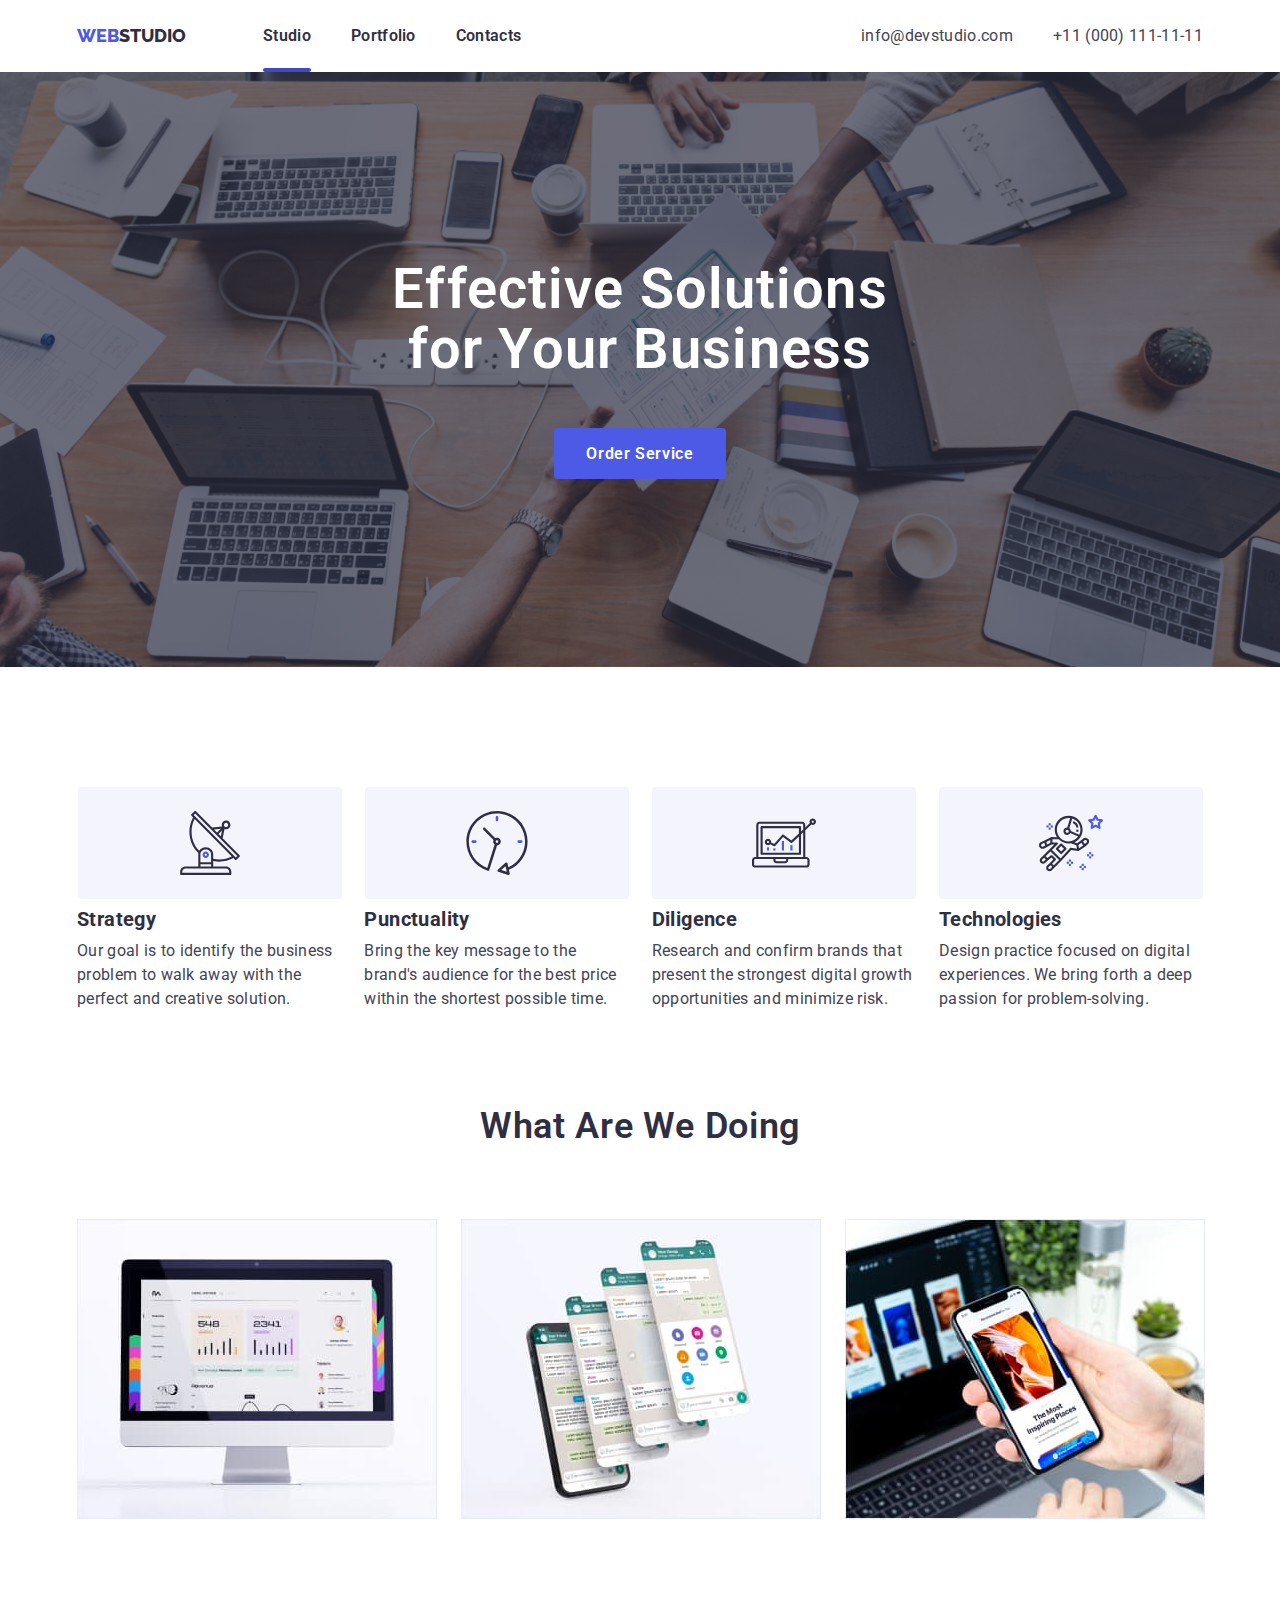
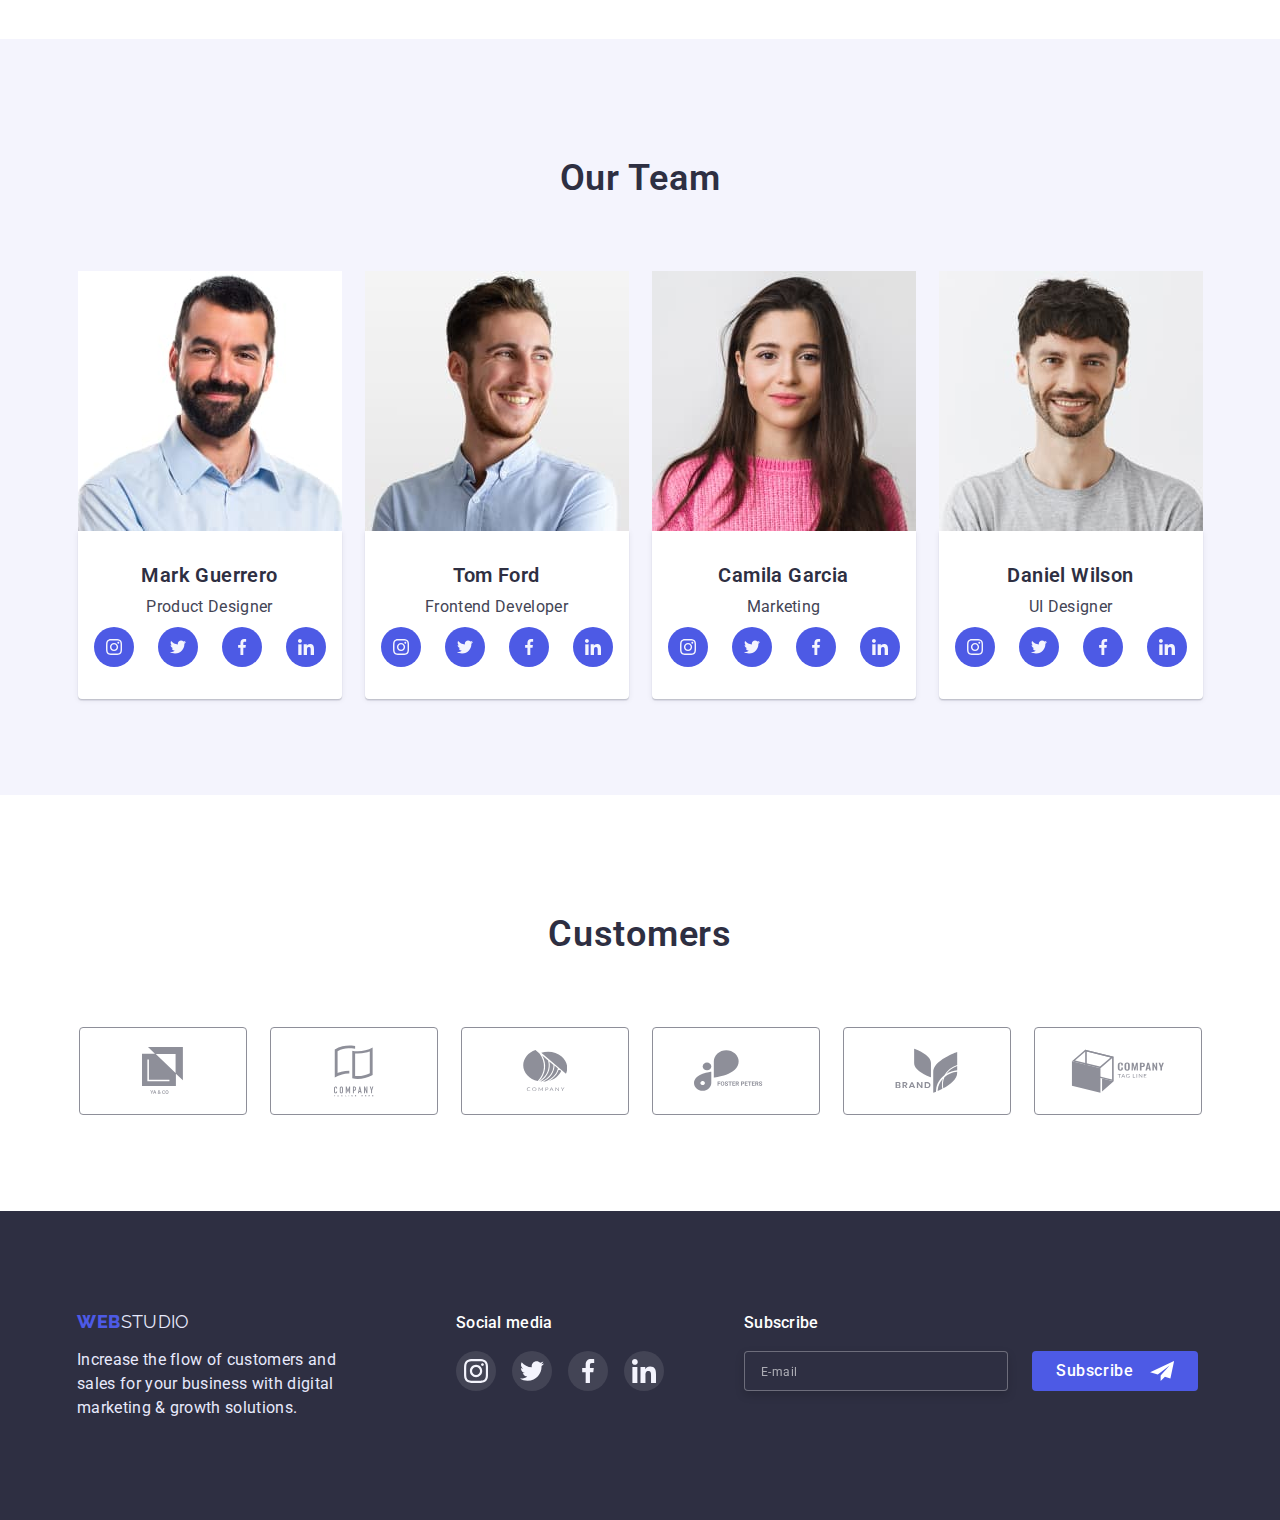
<file: index.html>
<!DOCTYPE html>
<html lang="en">
  <head>
    <meta charset="UTF-8" />
    <meta http-equiv="X-UA-Compatible" content="IE=edge" />
    <meta name="viewport" content="width=device-width, initial-scale=1.0" />
    <title>Студия</title>
    <link rel="preconnect" href="https://fonts.googleapis.com" />
    <link rel="preconnect" href="https://fonts.gstatic.com" crossorigin />
    <!-- MODERN NORMALIZE -->
    <link
      rel="stylesheet"
      href="https://cdn.jsdelivr.net/npm/modern-normalize@1.1.0/modern-normalize.min.css"
    />
    <link
      href="https://fonts.googleapis.com/css2?family=Raleway:wght@700&family=Roboto:wght@400;500;700;900&display=swap"
      rel="stylesheet"
    />
    <link rel="stylesheet" href="./ccs/styles.css" />
  </head>
  <body>
    <!-- HEADER -->

    <header class="page-header-studio">
      <div class="container flex-container-header">
        <nav class="navigation">
          <a class="logotype link" href=""
            >Web<span class="logotype-first-part">Studio</span>
          </a>
          <ul class="menu menu-nav list">
            <li class="menu-item">
              <a class="menu-link link current" href="">Studio</a>
            </li>
            <li class="menu-item">
              <a class="menu-link link" href="./portfolio.html">Portfolio</a>
            </li>
            <li class="menu-item">
              <a class="menu-link link" href="">Contacts</a>
            </li>
          </ul>
        </nav>
        <button type="button" class="mobile-menu-open js-open-menu">
          <svg class="mobile-menu-open_icon" width="42px" height="42px">
            <use href="./images/sprite.svg#burger-icon"></use>
          </svg>
        </button>
        <ul class="menu-contact list">
          <li class="menu-contact-item">
            <a class="contact-email link" href="mailto:info@devstudio.com"
              >info@devstudio.com</a
            >
          </li>
          <li class="menu-contact-item">
            <a class="contact-phone-number link" href="tel:+11(000)111-11-11"
              >+11 (000) 111-11-11</a
            >
          </li>
        </ul>
      </div>
      <div class="mobile-menu js-menu-container">
        <div class="container mobile-menu_container">
          <div class="mob-menu-top">
            <button type="button" class="mobile-menu-close-btn js-close-menu">
              <svg class="mobile-menu-close-icon" width="8" height="8">
                <use href="./images/sprite.svg#icon-close-modal"></use>
              </svg>
            </button>
            <ul class="mobile">
              <li class="mobile-menu-list">
                <a class="mobile-menu-link link" link>Studio</a>
              </li>
              <li class="mobile-menu-list">
                <a class="mobile-menu-link link" href="./portfolio.html"
                  >Portfolio</a
                >
              </li>
              <li class="mobile-menu-list">
                <a class="mobile-menu-link link" href="">Contacts</a>
              </li>
            </ul>
          </div>
          <div class="mod-menu-bottom">
            <ul class="mobile-contacts list">
              <li class="mobile-contacts-item">
                <a class="mobile-phone-number link" href="tel:+11(000)111-11-11"
                  >+11 (000) 111-11-11</a
                >
              </li>
              <li class="mobile-contacts-item">
                <a
                  class="mobile-contact-email link"
                  href="mailto:info@devstudio.com"
                  >info@devstudio.com</a
                >
              </li>
            </ul>
            <ul class="mobile-social-list list">
              <li class="mobile-social-list-item">
                <a href="" class="mobile-social-list-link">
                  <svg class="mobile-social-list-icon" width="24" height="24">
                    <use href="./images/sprite.svg#icon-instagram-footer"></use>
                  </svg>
                </a>
              </li>

              <li class="mobile-social-list-item">
                <a href="" class="mobile-social-list-link">
                  <svg class="mobile-social-list-icon" width="24" height="24">
                    <use href="./images/sprite.svg#icon-twitter-footer"></use>
                  </svg>
                </a>
              </li>

              <li class="mobile-social-list-item">
                <a href="" class="mobile-social-list-link">
                  <svg class="mobile-social-list-icon" width="24" height="24">
                    <use href="./images/sprite.svg#icon-facebook-f"></use>
                  </svg>
                </a>
              </li>

              <li class="mobile-social-list-item">
                <a href="" class="mobile-social-list-link">
                  <svg class="mobile-social-list-icon" width="24" height="24">
                    <use href="./images/sprite.svg#icon-linkedin-footer"></use>
                  </svg>
                </a>
              </li>
            </ul>
          </div>
        </div>
      </div>
    </header>

    <!-- FIRST SECTION HERO -->

    <main>
      <section class="hero">
        <div class="container">
          <h1 class="main-title">Effective Solutions for Your Business</h1>
          <button class="modal-btn" type="button" data-modal-open>
            Order Service
          </button>
        </div>
      </section>

      <!-- SECOND SECTION ADVANTAGES -->

      <section class="studio-second-section">
        <div class="container">
          <!-- ICONS  -->
          <ul class="advantages-icon-list list">
            <li class="advantages-icon-item">
              <a href="" class="advantages-icon-link">
                <svg class="advantages-icon" width="64" height="64">
                  <use href="./images/sprite.svg#icon-antenna"></use>
                </svg>
              </a>
            </li>
            <li class="advantages-icon-item">
              <a href="" class="advantages-icon-link">
                <svg class="advantages-icon" width="64" height="64">
                  <use href="./images/sprite.svg#icon-clock"></use>
                </svg>
              </a>
            </li>
            <li class="advantages-icon-item">
              <a href="" class="advantages-icon-link">
                <svg class="advantages-icon" width="64" height="64">
                  <use href="./images/sprite.svg#icon-diagram"></use>
                </svg>
              </a>
            </li>
            <li class="advantages-icon-item">
              <a href="" class="advantages-icon-link">
                <svg class="advantages-icon" width="64" height="64">
                  <use href="./images/sprite.svg#icon-astronaut"></use>
                </svg>
              </a>
            </li>
          </ul>
          <!-- ICONS END -->
          <ul class="advantages-list list">
            <li class="advantages-item">
              <h3 class="advantages-header">Strategy</h3>
              <p class="advantages-description">
                Our goal is to identify the business problem to walk away with
                the perfect and creative solution.
              </p>
            </li>
            <li class="advantages-item">
              <h3 class="advantages-header">Punctuality</h3>
              <p class="advantages-description">
                Bring the key message to the brand's audience for the best price
                within the shortest possible time.
              </p>
            </li>
            <li class="advantages-item">
              <h3 class="advantages-header">Diligence</h3>
              <p class="advantages-description">
                Research and confirm brands that present the strongest digital
                growth opportunities and minimize risk.
              </p>
            </li>
            <li class="advantages-item">
              <h3 class="advantages-header">Technologies</h3>
              <p class="advantages-description">
                Design practice focused on digital experiences. We bring forth a
                deep passion for problem-solving.
              </p>
            </li>
          </ul>
        </div>
      </section>

      <!-- THIRD SECTION WHAT WE ARE DOING -->

      <section class="studio-third-section section-padding-third">
        <div class="container">
          <h2 class="studio-third-section-header">What are we doing</h2>
          <ul class="studio-third-section-images list">
            <li class="studio-third-section-images-list">
              <img
                class="studio-third-section-images-item"
                srcset="
                  ./images/section3/computer.jpg 1x,
                  ./images/computer@2x.jpg       2x
                "
                src="./images/section3/computer.jpg"
                alt="computer"
                width="360"
                height="300"
              />
            </li>
            <li class="studio-third-section-images-list">
              <img
                class="studio-third-section-images-item"
                srcset="
                  ./images/section3/telephones.jpg 1x,
                  ./images/telephones@2x.jpg       2x
                "
                src="./images/section3/telephones.jpg"
                alt="telephone"
                width="360"
                height="300"
              />
            </li>
            <li class="studio-third-section-images-list">
              <img
                class="studio-third-section-images-item"
                srcset="
                  ./images/section3/telephone-one.jpg 1x,
                  ./images/telephone@2x.jpg           2x
                "
                src="./images/section3/telephone-one.jpg"
                alt="telephones"
                width="360"
                height="300"
              />
            </li>
          </ul>
        </div>
      </section>

      <!-- FOURTH SECTION OUR TEAM -->

      <section class="studio-fourth-section section-padding">
        <div class="container">
          <h2 class="studio-fourth-section-header">Our Team</h2>
          <ul class="studio-fourth-section-images list">
            <li class="studio-fourth-section-images-group">
              <img
                class="studio-fourth-section-images-item"
                srcset="
                  ./images/section4/MarkGuerro.jpg 1x,
                  ./images/team/Mark.jpg           2x
                "
                src="./images/section4/MarkGuerro.jpg"
                alt="teamMember"
                width="264"
                height="260"
              />
              <div class="border-under-picture-description-studio">
                <h3 class="under-picture-description-heading">Mark Guerrero</h3>
                <p class="under-picture-description">Product Designer</p>

                <!-- ICONS LESSON 4 -->
                <ul class="social-list list">
                  <li class="social-list-item">
                    <a href="" class="social-list-link">
                      <svg class="social-list-icon" width="16" height="16">
                        <use href="./images/sprite.svg#icon-instagram"></use>
                      </svg>
                    </a>
                  </li>
                  <li class="social-list-item">
                    <a href="" class="social-list-link">
                      <svg class="social-list-icon" width="16" height="16">
                        <use href="./images/sprite.svg#icon-twitter"></use>
                      </svg>
                    </a>
                  </li>
                  <li class="social-list-item">
                    <a href="" class="social-list-link">
                      <svg class="social-list-icon" width="16" height="16">
                        <use href="./images/sprite.svg#icon-facebook"></use>
                      </svg>
                    </a>
                  </li>
                  <li class="social-list-item">
                    <a href="" class="social-list-link">
                      <svg class="social-list-icon" width="16" height="16">
                        <use href="./images/sprite.svg#icon-linkedin"></use>
                      </svg>
                    </a>
                  </li>
                </ul>
                <!-- ICONS LESSON 4 -->
              </div>
            </li>
            <li class="studio-fourth-section-images-group">
              <img
                class="studio-fourth-section-images-item"
                srcset="
                  ./images/section4/TomFord.jpg 1x,
                  ./images/team/Tom.jpg         2x
                "
                src="./images/section4/TomFord.jpg"
                alt="teamMember"
                width="264"
                height="260"
              />
              <div class="border-under-picture-description-studio">
                <h3 class="under-picture-description-heading">Tom Ford</h3>
                <p class="under-picture-description">Frontend Developer</p>

                <!-- ICONS 2 PICTURE -->
                <ul class="social-list list">
                  <li class="social-list-item">
                    <a href="" class="social-list-link">
                      <svg class="social-list-icon" width="16" height="16">
                        <use href="./images/sprite.svg#icon-instagram"></use>
                      </svg>
                    </a>
                  </li>
                  <li class="social-list-item">
                    <a href="" class="social-list-link">
                      <svg class="social-list-icon" width="16" height="16">
                        <use href="./images/sprite.svg#icon-twitter"></use>
                      </svg>
                    </a>
                  </li>
                  <li class="social-list-item">
                    <a href="" class="social-list-link">
                      <svg class="social-list-icon" width="16" height="16">
                        <use href="./images/sprite.svg#icon-facebook"></use>
                      </svg>
                    </a>
                  </li>
                  <li class="social-list-item">
                    <a href="" class="social-list-link">
                      <svg class="social-list-icon" width="16" height="16">
                        <use href="./images/sprite.svg#icon-linkedin"></use>
                      </svg>
                    </a>
                  </li>
                </ul>
                <!--  ICONS 2 PICTURE END -->
              </div>
            </li>
            <li class="studio-fourth-section-images-group">
              <img
                class="studio-fourth-section-images-item"
                srcset="
                  ./images/section4/CamilaGarcia.jpg 1x,
                  ./images/team/Camila.jpg           2x
                "
                src="./images/section4/CamilaGarcia.jpg"
                alt="teamMember"
                width="264"
                height="260"
              />
              <div class="border-under-picture-description-studio">
                <h3 class="under-picture-description-heading">Camila Garcia</h3>
                <p class="under-picture-description">Marketing</p>

                <!-- ICONS 3 PICTURE -->
                <ul class="social-list list">
                  <li class="social-list-item">
                    <a href="" class="social-list-link">
                      <svg class="social-list-icon" width="16" height="16">
                        <use href="./images/sprite.svg#icon-instagram"></use>
                      </svg>
                    </a>
                  </li>
                  <li class="social-list-item">
                    <a href="" class="social-list-link">
                      <svg class="social-list-icon" width="16" height="16">
                        <use href="./images/sprite.svg#icon-twitter"></use>
                      </svg>
                    </a>
                  </li>
                  <li class="social-list-item">
                    <a href="" class="social-list-link">
                      <svg class="social-list-icon" width="16" height="16">
                        <use href="./images/sprite.svg#icon-facebook"></use>
                      </svg>
                    </a>
                  </li>
                  <li class="social-list-item">
                    <a href="" class="social-list-link">
                      <svg class="social-list-icon" width="16" height="16">
                        <use href="./images/sprite.svg#icon-linkedin"></use>
                      </svg>
                    </a>
                  </li>
                </ul>
                <!-- ICONS 3 PICTURE END -->
              </div>
            </li>
            <li class="studio-fourth-section-images-group">
              <img
                class="studio-fourth-section-images-item"
                srcset="
                  ./images/section4/DanielWilson.jpg 1x,
                  ./images/team/Daniel.jpg           2x
                "
                src="./images/section4/DanielWilson.jpg"
                alt="teamMember"
                width="264"
                height="260"
              />
              <div class="border-under-picture-description-studio">
                <h3 class="under-picture-description-heading">Daniel Wilson</h3>
                <p class="under-picture-description">UI Designer</p>

                <!-- ICONS 4 PICTURE -->
                <ul class="social-list list">
                  <li class="social-list-item">
                    <a href="" class="social-list-link">
                      <svg class="social-list-icon" width="16" height="16">
                        <use href="./images/sprite.svg#icon-instagram"></use>
                      </svg>
                    </a>
                  </li>
                  <li class="social-list-item">
                    <a href="" class="social-list-link">
                      <svg class="social-list-icon" width="16" height="16">
                        <use href="./images/sprite.svg#icon-twitter"></use>
                      </svg>
                    </a>
                  </li>
                  <li class="social-list-item">
                    <a href="" class="social-list-link">
                      <svg class="social-list-icon" width="16" height="16">
                        <use href="./images/sprite.svg#icon-facebook"></use>
                      </svg>
                    </a>
                  </li>
                  <li class="social-list-item">
                    <a href="" class="social-list-link">
                      <svg class="social-list-icon" width="16" height="16">
                        <use href="./images/sprite.svg#icon-linkedin"></use>
                      </svg>
                    </a>
                  </li>
                </ul>
                <!-- ICONS 4 PICTURE END -->
              </div>
            </li>
          </ul>
        </div>
      </section>

      <!-- ===================FIFTH SECTION CUSTOMERS========================================= -->
      <section class="studio-third-section section-padding">
        <div class="container">
          <h2 class="studio-third-section-customers">Customers</h2>
          <ul class="customers-list list">
            <li class="customers-list-item">
              <a href="" class="customers-list-link">
                <svg class="customers-list-icon" width="41" height="47">
                  <use href="./images/sprite.svg#icon-group-1"></use>
                </svg>
              </a>
            </li>
            <li class="customers-list-item">
              <a href="" class="customers-list-link">
                <svg class="customers-list-icon" width="40" height="52">
                  <use href="./images/sprite.svg#icon-group-2"></use>
                </svg>
              </a>
            </li>
            <li class="customers-list-item">
              <a href="" class="customers-list-link">
                <svg class="customers-list-icon" width="44" height="41">
                  <use href="./images/sprite.svg#icon-group-3"></use>
                </svg>
              </a>
            </li>
            <li class="customers-list-item">
              <a href="" class="customers-list-link">
                <svg class="customers-list-icon" width="84" height="41">
                  <use href="./images/sprite.svg#icon-group-4"></use>
                </svg>
              </a>
            </li>
            <li class="customers-list-item">
              <a href="" class="customers-list-link">
                <svg class="customers-list-icon" width="63" height="45">
                  <use href="./images/sprite.svg#icon-group-5"></use>
                </svg>
              </a>
            </li>
            <li class="customers-list-item">
              <a href="" class="customers-list-link">
                <svg class="customers-list-icon" width="94" height="44">
                  <use href="./images/sprite.svg#icon-group-6"></use>
                </svg>
              </a>
            </li>
          </ul>
        </div>
      </section>
    </main>

    <!-- FOOTER -->

    <footer class="footer-background footer">
      <div class="container">
        <div class="footer-inner">
          <div class="footer-logo-info">
            <a class="footer-logotype link" href=""
              ><span class="footer-logo-first-part">Web</span>Studio</a
            >
            <p class="footer-sentense">
              Increase the flow of customers and <br />
              sales for your business with digital <br />
              marketing & growth solutions.
            </p>
          </div>
          <div class="footer-inner-two">
            <p class="social-media">Social media</p>
            <!-- ICONS FOOTER -->
            <ul class="social-list-footer list">
              <li class="social-list-item-footer">
                <a href="" class="social-list-link-footer">
                  <svg class="social-list-icon" width="24" height="24">
                    <use href="./images/sprite.svg#icon-instagram-footer"></use>
                  </svg>
                </a>
              </li>
              <li class="social-list-item-footer">
                <a href="" class="social-list-link-footer">
                  <svg class="social-list-icon" width="24" height="24">
                    <use href="./images/sprite.svg#icon-twitter-footer"></use>
                  </svg>
                </a>
              </li>
              <li class="social-list-item-footer">
                <a href="" class="social-list-link-footer">
                  <svg class="social-list-icon" width="24" height="24">
                    <use href="./images/sprite.svg#icon-facebook-f"></use>
                  </svg>
                </a>
              </li>
              <li class="social-list-item-footer">
                <a href="" class="social-list-link-footer">
                  <svg class="social-list-icon" width="24" height="24">
                    <use href="./images/sprite.svg#icon-linkedin-footer"></use>
                  </svg>
                </a>
              </li>
            </ul>
          </div>
          <!-- ICONS FOOTER END -->
          <div class="subscribe-wrapper">
            <p class="subscribe">Subscribe</p>
            <form class="modal-form-footer">
              <input
                type="email"
                name="user_email"
                class="modal-form-input-footer"
                required
                pattern="^[a-zA-Zа-яА-Я]+$"
                placeholder="E-mail"
              />
              <button type="submit" class="modal-form-submit-footer">
                Subscribe
                <svg class="subscribe-icon" width="24" height="20">
                  <use href="./images/sprite.svg#icon-iconsubscribe"></use>
                </svg>
              </button>
            </form>
          </div>
        </div>
      </div>
    </footer>

    <!-- BACKDROP -->
    <div class="backdrop is-hidden" data-modal>
      <div class="modal">
        <button type="button" class="modal-close-btn" data-modal-close>
          <svg class="modal-btn-icon" width="8" height="8">
            <use href="./images/sprite.svg#icon-close-modal"></use>
          </svg>
        </button>
        <p class="leave-your-contacts">
          Leave your contacts and we will call you back
        </p>

        <form class="modal-form">
          <!-- first label -->
          <label class="modal-form-field">
            <span class="modal-form-input-desc"> Name </span>
            <span class="modal-form-input-wrapper">
              <input
                type="text"
                name="user_name"
                class="modal-form-input"
                required
                pattern="^[a-zA-Zа-яА-Я]+$"
                minlength="2"
              />
              <svg class="input-icon" width="12" height="12">
                <use href="./images/sprite.svg#icon-inputicon1"></use>
              </svg>
            </span>
          </label>
          <!-- second input -->
          <label class="modal-form-field">
            <span class="modal-form-input-desc"> Phone </span>
            <span class="modal-form-input-wrapper">
              <input
                type="tel"
                name="user_phone"
                class="modal-form-input"
                required
                pattern="[0-9]{3}-[0-9]{3}-[0-9]{2}-[0-9]{2}"
                title="xxx-xxx-xx-xx"
              />
              <svg class="input-icon" width="13" height="13">
                <use href="./images/sprite.svg#icon-Inputicon3"></use>
              </svg>
            </span>
          </label>
          <!-- third input -->
          <label class="modal-form-field">
            <span class="modal-form-input-desc"> Email </span>
            <span class="modal-form-input-wrapper">
              <input
                type="text"
                name="user-email"
                class="modal-form-input"
                required
              />
              <svg class="input-icon" width="15" height="12">
                <use href="./images/sprite.svg#icon-Inputicon2"></use>
              </svg>
            </span>
          </label>

          <!-- third input end -->
          <label class="modal-form-field">
            <span class="modal-form-input-desc">Comment</span>
            <textarea
              name="user-message"
              class="modal-form-message"
              placeholder="Text input"
            ></textarea>
          </label>
          <input
            id="user-policy"
            type="checkbox"
            name="user-policy"
            class="modal-form-check visually-hidden"
          />
          <label for="user-policy" class="modal-form-check-desc"
            >I accept the terms and conditions of the
            <a class="user-policy-link" href="">Privacy Policy</a>
          </label>
          <button type="submit" class="modal-form-submit">Send</button>
        </form>
      </div>
    </div>

    <script src="./js/modal.js"></script>
    <script src="./js/mobile-menu.js"></script>
  </body>
</html>
</file>
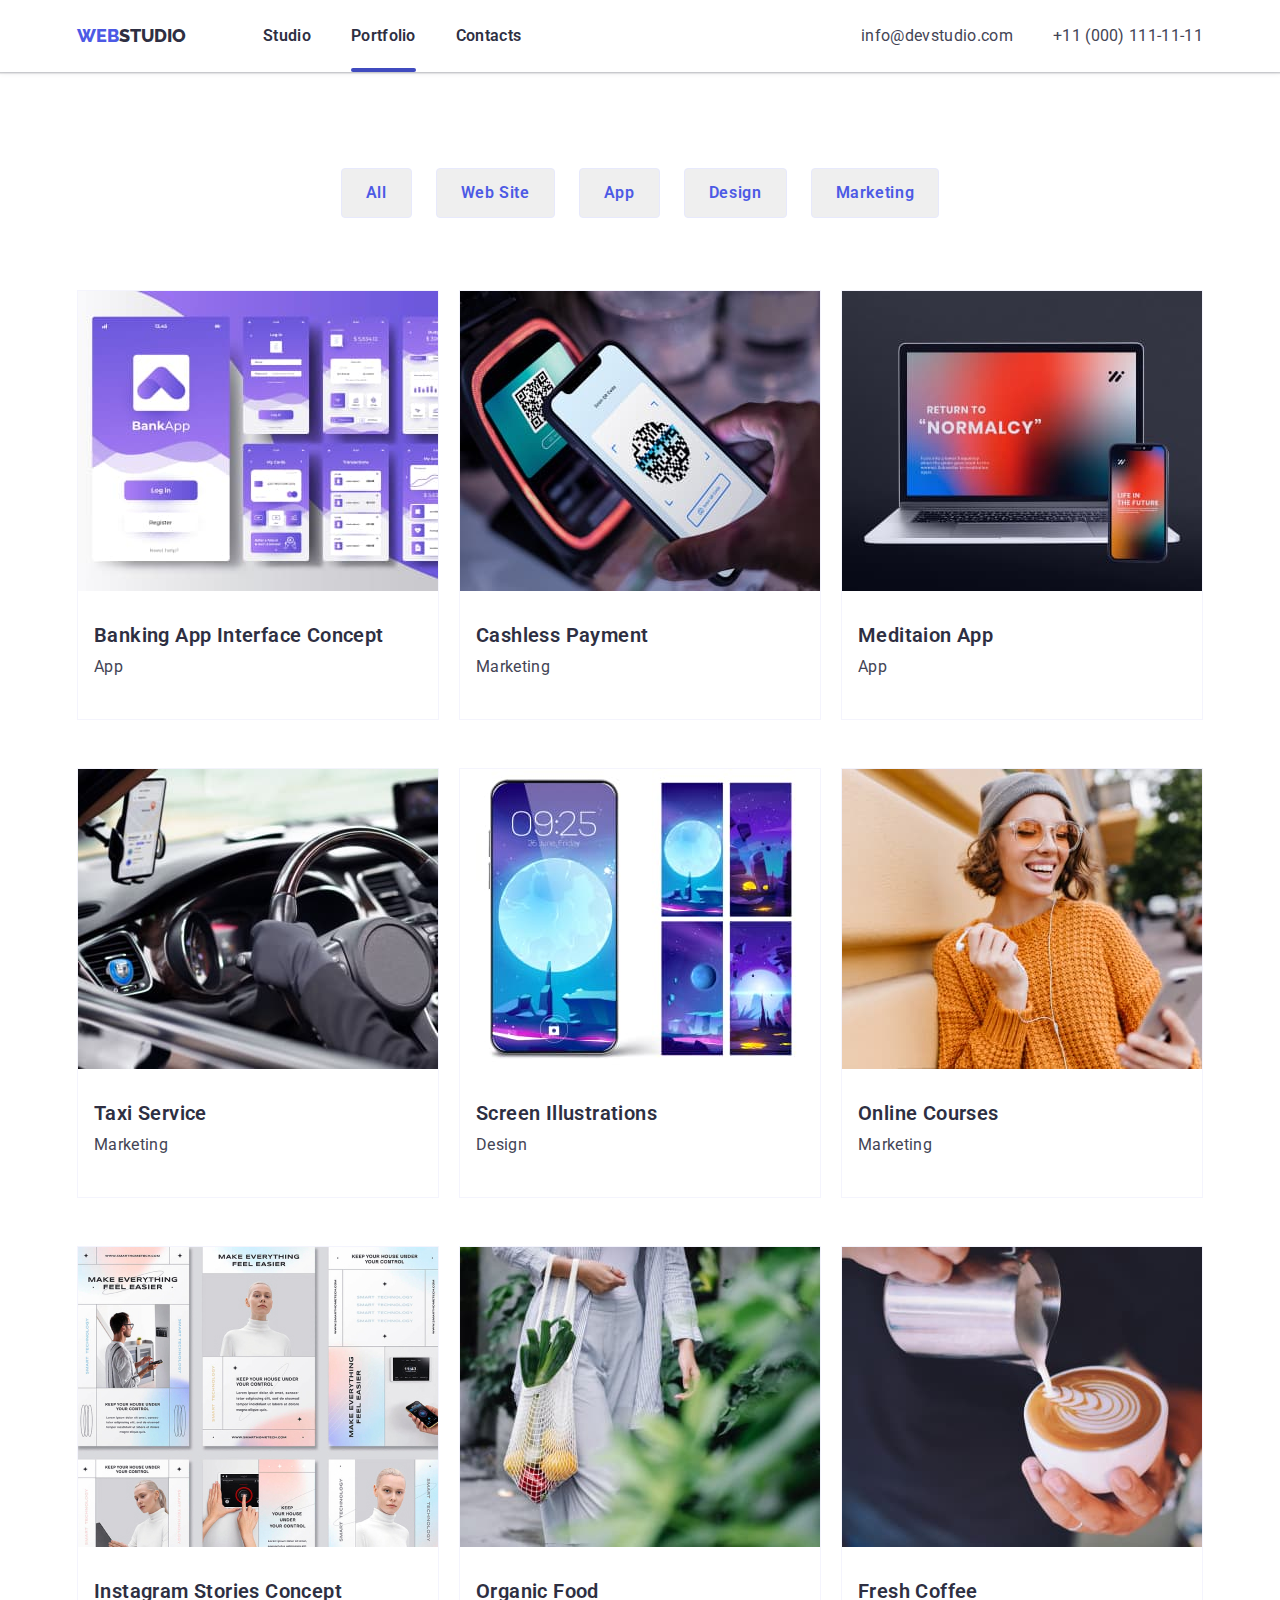
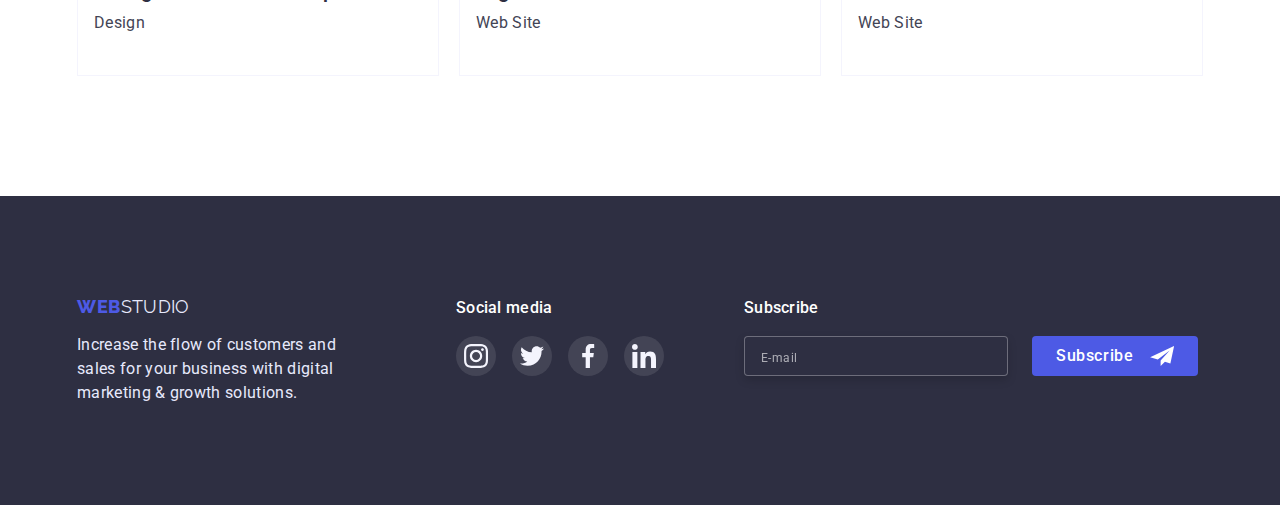
<file: portfolio.html>
<!DOCTYPE html>
<html lang="en">
  <head>
    <meta charset="UTF-8" />
    <meta http-equiv="X-UA-Compatible" content="IE=edge" />
    <meta name="viewport" content="width=device-width, initial-scale=1.0" />
    <title>Портфолио</title>
    <link rel="preconnect" href="https://fonts.googleapis.com" />
    <link rel="preconnect" href="https://fonts.gstatic.com" crossorigin />
    <link
      rel="stylesheet"
      href="https://cdn.jsdelivr.net/npm/modern-normalize@1.1.0/modern-normalize.min.css"
    />
    <link
      href="https://fonts.googleapis.com/css2?family=Raleway:wght@700&family=Roboto:wght@400;500;700;900&display=swap"
      rel="stylesheet"
    />
    <link rel="stylesheet" href="./ccs/styles.css" />
  </head>
  <body>
    <header class="page-header">
      <div class="container flex-container-header">
        <nav class="navigation">
          <a class="logotype link" href=""
            >Web<span class="logotype-first-part">Studio</span>
          </a>
          <ul class="menu menu-nav list">
            <li class="menu-item">
              <a class="menu-link link" href="./index.html">Studio</a>
            </li>
            <li class="menu-item">
              <a class="menu-link link current" href="">Portfolio</a>
            </li>
            <li class="menu-item">
              <a class="menu-link link" href="">Contacts</a>
            </li>
          </ul>
        </nav>
        <button type="button" class="mobile-menu-open js-open-menu">
          <svg class="mobile-menu-open_icon" width="42px" height="42px">
            <use href="./images/sprite.svg#burger-icon"></use>
          </svg>
        </button>
        <ul class="menu-contact list">
          <li class="menu-contact-item">
            <a class="contact-email link" href="mailto:info@devstudio.com"
              >info@devstudio.com</a
            >
          </li>
          <li class="menu-contact-item">
            <a class="contact-phone-number link" href="tel:+11(000)111-11-11"
              >+11 (000) 111-11-11</a
            >
          </li>
        </ul>
      </div>
      <div class="mobile-menu js-menu-container">
        <div class="container mobile-menu_container">
          <button type="button" class="mobile-menu-close-btn js-close-menu">
            <svg class="mobile-menu-close-icon" width="8" height="8">
              <use href="./images/sprite.svg#icon-close-modal"></use>
            </svg>
          </button>
          <ul class="mobile">
            <li class="mobile-menu-list">
              <a class="mobile-menu-link link" href="./index.html" link
                >Studio</a
              >
            </li>
            <li class="mobile-menu-list">
              <a class="mobile-menu-link link" href="">Portfolio</a>
            </li>
            <li class="mobile-menu-list">
              <a class="mobile-menu-link link" href="">Contacts</a>
            </li>
          </ul>
          <ul class="mobile-contacts list">
            <li class="mobile-contacts-item">
              <a class="mobile-phone-number link" href="tel:+11(000)111-11-11"
                >+11 (000) 111-11-11</a
              >
            </li>
            <li class="mobile-contacts-item">
              <a
                class="mobile-contact-email link"
                href="mailto:info@devstudio.com"
                >info@devstudio.com</a
              >
            </li>
          </ul>
          <ul class="mobile-social-list list">
            <li class="mobile-social-list-item">
              <a href="" class="mobile-social-list-link">
                <svg class="mobile-social-list-icon" width="24" height="24">
                  <use href="./images/sprite.svg#icon-instagram-footer"></use>
                </svg>
              </a>
            </li>

            <li class="mobile-social-list-item">
              <a href="" class="mobile-social-list-link">
                <svg class="mobile-social-list-icon" width="24" height="24">
                  <use href="./images/sprite.svg#icon-twitter-footer"></use>
                </svg>
              </a>
            </li>

            <li class="mobile-social-list-item">
              <a href="" class="mobile-social-list-link">
                <svg class="mobile-social-list-icon" width="24" height="24">
                  <use href="./images/sprite.svg#icon-facebook-f"></use>
                </svg>
              </a>
            </li>

            <li class="mobile-social-list-item">
              <a href="" class="mobile-social-list-link">
                <svg class="mobile-social-list-icon" width="24" height="24">
                  <use href="./images/sprite.svg#icon-linkedin-footer"></use>
                </svg>
              </a>
            </li>
          </ul>
        </div>
      </div>
    </header>
    <!-- ===================PORTFOLIO FIRST SECTION==================================== -->
    <main>
      <section class="portfolio-first-section">
        <div class="container">
          <ul class="filter-list list">
            <li class="filter-item">
              <button class="filter-btn" type="button">All</button>
            </li>
            <li class="filter-item">
              <button class="filter-btn" type="button">Web Site</button>
            </li>
            <li class="filter-item">
              <button class="filter-btn" type="button">App</button>
            </li>
            <li class="filter-item">
              <button class="filter-btn" type="button">Design</button>
            </li>
            <li class="filter-item">
              <button class="filter-btn" type="button">Marketing</button>
            </li>
          </ul>

          <ul class="portfolio-images list">
            <li class="portfolio-images-group">
              <!-- OVERLAY L5 -->
              <div class="overlay-wrapper">
                <picture>
                  <source
                    srcset="
                      ./images/portfolio/img1.jpg                1x,
                      ./images/hero/desctop/portfolio/App360.jpg 2x
                    "
                    media="(min-width: 1200px)"
                  />

                  <source
                    srcset="
                      ./images/tablet/portfolio/Banking356.jpg    1x,
                      ./images/tablet/portfolio/Banking356@2x.jpg 2x
                    "
                    media="(min-width: 768px) and (max-width: 1199px)"
                  />

                  <source
                    srcset="
                      ./images/mobile/portfolio1/Banking396.jpg    1x,
                      ./images/mobile/portfolio1/Banking396@2x.jpg 2x
                    "
                    media="(max-width: 767px)"
                  />

                  <img src="./images/mobile/portfolio1/Banking396.jpg" alt="" />
                </picture>

                <p class="overlay">
                  14 Stylish and User-Friendly App Design Concepts · Task
                  Manager App · Calorie Tracker App · Exotic Fruit Ecommerce App
                  · Cloud Storage App
                </p>
              </div>

              <div class="border-under-picture-description">
                <h3 class="under-picture-description-heading">
                  Banking App Interface Concept
                </h3>
                <p class="under-picture-description">App</p>
              </div>
            </li>
            <!-- PICTURE 2 -->
            <li class="portfolio-images-group">
              <div class="overlay-wrapper">
                <picture>
                  <source
                    srcset="
                      ./images/portfolio/img2.jpg                      1x,
                      ./images/hero/desctop/portfolio/Marketing360.jpg 2x
                    "
                    media="(min-width: 1200px)"
                  />

                  <source
                    srcset="
                      ./images/tablet/portfolio/CashlessPayment356.jpg    1x,
                      ./images/tablet/portfolio/CashlessPayment356@2x.jpg 2x
                    "
                    media="(min-width: 768px) and (max-width: 1199px)"
                  />

                  <source
                    srcset="
                      ./images/mobile/portfolio1/CashlessPayment396.jpg    1x,
                      ./images/mobile/portfolio1/CashlessPayment396@2x.jpg 2x
                    "
                    media="(max-width: 767px)"
                  />

                  <img
                    src="./images/mobile/portfolio1/CashlessPayment396.jpg"
                    alt=""
                  />
                </picture>

                <p class="overlay">
                  14 Stylish and User-Friendly App Design Concepts · Task
                  Manager App · Calorie Tracker App · Exotic Fruit Ecommerce App
                  · Cloud Storage App
                </p>
              </div>

              <div class="border-under-picture-description">
                <h3 class="under-picture-description-heading">
                  Cashless Payment
                </h3>
                <p class="under-picture-description">Marketing</p>
              </div>
            </li>
            <!-- PICTURE 3 -->
            <li class="portfolio-images-group">
              <div class="overlay-wrapper">
                <picture>
                  <source
                    srcset="
                      ./images/portfolio/img3.jpg                       1x,
                      ./images/hero/desctop/portfolio/Meditation360.jpg 2x
                    "
                    media="(min-width: 1200px)"
                  />

                  <source
                    srcset="
                      ./images/tablet/portfolio/MeditaionApp356.jpg    1x,
                      ./images/tablet/portfolio/MeditaionApp356@2x.jpg 2x
                    "
                    media="(min-width: 768px) and (max-width: 1199px)"
                  />

                  <source
                    srcset="
                      ./images/mobile/portfolio1/MeditaionApp396.jpg    1x,
                      ./images/mobile/portfolio1/MeditaionApp396@2x.jpg 2x
                    "
                    media="(max-width: 767px)"
                  />

                  <img
                    src="./images/mobile/portfolio1/MeditaionApp396.jpg"
                    alt=""
                  />
                </picture>

                <p class="overlay">
                  14 Stylish and User-Friendly App Design Concepts · Task
                  Manager App · Calorie Tracker App · Exotic Fruit Ecommerce App
                  · Cloud Storage App
                </p>
              </div>

              <div class="border-under-picture-description">
                <h3 class="under-picture-description-heading">Meditaion App</h3>
                <p class="under-picture-description">App</p>
              </div>
            </li>
            <!-- PICTURE 4 -->
            <li class="portfolio-images-group">
              <div class="overlay-wrapper">
                <picture>
                  <source
                    srcset="
                      ./images/portfolio/img4.jpg                        1x,
                      ./images/hero/desctop/portfolio/TaxiService360.png 2x
                    "
                    media="(min-width: 1200px)"
                  />

                  <source
                    srcset="
                      ./images/tablet/portfolio/TaxiService356.jpg    1x,
                      ./images/tablet/portfolio/TaxiService356@2x.jpg 2x
                    "
                    media="(min-width: 768px) and (max-width: 1199px)"
                  />

                  <source
                    srcset="
                      ./images/mobile/portfolio1/TaxiService396.jpg    1x,
                      ./images/mobile/portfolio1/TaxiService396@2x.jpg 2x
                    "
                    media="(max-width: 767px)"
                  />

                  <img
                    src="./images/mobile/portfolio1/TaxiService396.jpg"
                    alt=""
                  />
                </picture>
                <p class="overlay">
                  14 Stylish and User-Friendly App Design Concepts · Task
                  Manager App · Calorie Tracker App · Exotic Fruit Ecommerce App
                  · Cloud Storage App
                </p>
              </div>

              <div class="border-under-picture-description">
                <h3 class="under-picture-description-heading">Taxi Service</h3>
                <p class="under-picture-description">Marketing</p>
              </div>
            </li>
            <!-- PICTURE 5 -->
            <li class="portfolio-images-group">
              <div class="overlay-wrapper">
                <picture>
                  <source
                    srcset="
                      ./images/portfolio/img5.jpg                               1x,
                      ./images/hero/desctop/portfolio/ScreenIllustration360.jpg 2x
                    "
                    media="(min-width: 1200px)"
                  />

                  <source
                    srcset="
                      ./images/tablet/portfolio/ScreenIllustrations356.jpg    1x,
                      ./images/tablet/portfolio/ScreenIllustrations356@2x.jpg 2x
                    "
                    media="(min-width: 768px) and (max-width: 1199px)"
                  />

                  <source
                    srcset="
                      ./images/mobile/portfolio1/ScreenIllustrations396.jpg    1x,
                      ./images/mobile/portfolio1/ScreenIllustrations396@2x.jpg 2x
                    "
                    media="(max-width: 767px)"
                  />

                  <img
                    src="./images/mobile/portfolio1/ScreenIllustrations396.jpg"
                    alt=""
                  />
                </picture>
                <p class="overlay">
                  14 Stylish and User-Friendly App Design Concepts · Task
                  Manager App · Calorie Tracker App · Exotic Fruit Ecommerce App
                  · Cloud Storage App
                </p>
              </div>

              <div class="border-under-picture-description">
                <h3 class="under-picture-description-heading">
                  Screen Illustrations
                </h3>
                <p class="under-picture-description">Design</p>
              </div>
            </li>
            <!-- PICTURE 6 -->
            <li class="portfolio-images-group">
              <div class="overlay-wrapper">
                <picture>
                  <source
                    srcset="
                      ./images/portfolio/img6.jpg                         1x,
                      ./images/hero/desctop/portfolio/OnlinCourses360.jpg 2x
                    "
                    media="(min-width: 1200px)"
                  />

                  <source
                    srcset="
                      ./images/tablet/portfolio/OnlineCourses356.jpg    1x,
                      ./images/tablet/portfolio/OnlineCourses356@2x.jpg 2x
                    "
                    media="(min-width: 768px) and (max-width: 1199px)"
                  />

                  <source
                    srcset="
                      ./images/mobile/portfolio1/OnlineCourses396.jpg    1x,
                      ./images/mobile/portfolio1/OnlineCourses396@2x.jpg 2x
                    "
                    media="(max-width: 767px)"
                  />

                  <img
                    src="./images/mobile/portfolio1/OnlineCourses396.jpg"
                    alt=""
                  />
                </picture>
                <p class="overlay">
                  14 Stylish and User-Friendly App Design Concepts · Task
                  Manager App · Calorie Tracker App · Exotic Fruit Ecommerce App
                  · Cloud Storage App
                </p>
              </div>

              <div class="border-under-picture-description">
                <h3 class="under-picture-description-heading">
                  Online Courses
                </h3>
                <p class="under-picture-description">Marketing</p>
              </div>
            </li>
            <!-- PICTURE 7 -->
            <li class="portfolio-images-group">
              <div class="overlay-wrapper">
                <picture>
                  <source
                    srcset="
                      ./images/portfolio/img7.jpg                                    1x,
                      ./images/hero/desctop/portfolio/InstagramStoriesConcept360.jpg 2x
                    "
                    media="(min-width: 1200px)"
                  />

                  <source
                    srcset="
                      ./images/tablet/portfolio/InstagramStories356.jpg    1x,
                      ./images/tablet/portfolio/InstagramStories356@2x.jpg 2x
                    "
                    media="(min-width: 768px) and (max-width: 1199px)"
                  />

                  <source
                    srcset="
                      ./images/mobile/portfolio1/Instagram396.jpg    1x,
                      ./images/mobile/portfolio1/Instagram396@2x.jpg 2x
                    "
                    media="(max-width: 767px)"
                  />

                  <img
                    src="./images/mobile/portfolio1/Instagram396.jpg"
                    alt=""
                  />
                </picture>
                <p class="overlay">
                  14 Stylish and User-Friendly App Design Concepts · Task
                  Manager App · Calorie Tracker App · Exotic Fruit Ecommerce App
                  · Cloud Storage App
                </p>
              </div>

              <div class="border-under-picture-description">
                <h3 class="under-picture-description-heading">
                  Instagram Stories Concept
                </h3>
                <p class="under-picture-description">Design</p>
              </div>
            </li>
            <!-- PICTURE 8 -->
            <li class="portfolio-images-group">
              <div class="overlay-wrapper">
                <picture>
                  <source
                    srcset="
                      ./images/portfolio/img8.jpg                        1x,
                      ./images/hero/desctop/portfolio/OrganicFood360.jpg 2x
                    "
                    media="(min-width: 1200px)"
                  />

                  <source
                    srcset="
                      ./images/tablet/portfolio/OrganicFood356.jpg    1x,
                      ./images/tablet/portfolio/OrganicFood356@2x.jpg 2x
                    "
                    media="(min-width: 768px) and (max-width: 1199px)"
                  />

                  <source
                    srcset="
                      ./images/mobile/portfolio1/OrganicFood396.jpg    1x,
                      ./images/mobile/portfolio1/OrganicFood396@2x.jpg 2x
                    "
                    media="(max-width: 767px)"
                  />

                  <img
                    src="./images/mobile/portfolio1/OrganicFood396.jpg"
                    alt=""
                  />
                </picture>
                <p class="overlay">
                  14 Stylish and User-Friendly App Design Concepts · Task
                  Manager App · Calorie Tracker App · Exotic Fruit Ecommerce App
                  · Cloud Storage App
                </p>
              </div>

              <div class="border-under-picture-description">
                <h3 class="under-picture-description-heading">Organic Food</h3>
                <p class="under-picture-description">Web Site</p>
              </div>
            </li>
            <!-- PITURE 9 -->
            <li class="portfolio-images-group">
              <div class="overlay-wrapper">
                <picture>
                  <source
                    srcset="
                      ./images/portfolio/img9.jpg                        1x,
                      ./images/hero/desctop/portfolio/FreshCoffee360.jpg 2x
                    "
                    media="(min-width: 1200px)"
                  />

                  <source
                    srcset="
                      ./images/tablet/portfolio/FreshCoffee356.jpg    1x,
                      ./images/tablet/portfolio/FreshCoffee356@2x.jpg 2x
                    "
                    media="(min-width: 768px) and (max-width: 1199px)"
                  />

                  <source
                    srcset="
                      ./images/mobile/portfolio1/FreshCoffee396.jpg    1x,
                      ./images/mobile/portfolio1/FreshCoffee396@2x.jpg 2x
                    "
                    media="(max-width: 767px)"
                  />

                  <img
                    src="./images/mobile/portfolio1/FreshCoffee396.jpg"
                    alt=""
                  />
                </picture>
                <p class="overlay">
                  14 Stylish and User-Friendly App Design Concepts · Task
                  Manager App · Calorie Tracker App · Exotic Fruit Ecommerce App
                  · Cloud Storage App
                </p>
              </div>

              <div class="border-under-picture-description">
                <h3 class="under-picture-description-heading">Fresh Coffee</h3>
                <p class="under-picture-description">Web Site</p>
              </div>
            </li>
          </ul>
        </div>
      </section>
    </main>
    <!-- <!-===================================- FOOTER ==================================-->

    <footer class="footer-background footer">
      <div class="container">
        <div class="footer-inner">
          <div class="footer-logo-info">
            <a class="footer-logotype link" href=""
              ><span class="footer-logo-first-part">Web</span>Studio</a
            >
            <p class="footer-sentense">
              Increase the flow of customers and <br />
              sales for your business with digital <br />
              marketing & growth solutions.
            </p>
          </div>
          <div class="footer-inner-two">
            <p class="social-media">Social media</p>
            <!-- ICONS FOOTER -->
            <ul class="social-list-footer list">
              <li class="social-list-item-footer">
                <a href="" class="social-list-link-footer">
                  <svg class="social-list-icon" width="24" height="24">
                    <use href="./images/sprite.svg#icon-instagram-footer"></use>
                  </svg>
                </a>
              </li>
              <li class="social-list-item-footer">
                <a href="" class="social-list-link-footer">
                  <svg class="social-list-icon" width="24" height="24">
                    <use href="./images/sprite.svg#icon-twitter-footer"></use>
                  </svg>
                </a>
              </li>
              <li class="social-list-item-footer">
                <a href="" class="social-list-link-footer">
                  <svg class="social-list-icon" width="24" height="24">
                    <use href="./images/sprite.svg#icon-facebook-f"></use>
                  </svg>
                </a>
              </li>
              <li class="social-list-item-footer">
                <a href="" class="social-list-link-footer">
                  <svg class="social-list-icon" width="24" height="24">
                    <use href="./images/sprite.svg#icon-linkedin-footer"></use>
                  </svg>
                </a>
              </li>
            </ul>
          </div>
          <!-- ICONS FOOTER END -->
          <div class="subscribe-wrapper">
            <p class="subscribe">Subscribe</p>
            <form class="modal-form-footer">
              <input
                type="email"
                name="user_email"
                class="modal-form-input-footer"
                required
                pattern="^[a-zA-Zа-яА-Я]+$"
                placeholder="E-mail"
              />
              <button type="submit" class="modal-form-submit-footer">
                Subscribe
                <svg class="subscribe-icon" width="24" height="20">
                  <use href="./images/sprite.svg#icon-iconsubscribe"></use>
                </svg>
              </button>
            </form>
          </div>
        </div>
      </div>
    </footer>
    <script src="./js/mobile-menu.js"></script>
  </body>
</html>
</file>
<file: ccs/styles.css>
:root {
    --main-text-color: #2E2F42;
    --accent-text-color: #4D5AE5;    
    --accent-background-color: #434455;
    --main-text-title:#FFFFFF;
    --item-list-color: #F4F4FD;
    --btn-color-white: #E7E9FC;
    --accent-color-hover: #404BBF;


    --linear-gradient-color: linear-gradient(rgba(46, 47, 66, 0.7), rgba(46, 47, 66, 0.7))
   

}

h1,
h2,
h3,
h4,
p {
    margin-top: 0;
    margin-bottom: 0;
}

ul,ol {
    margin-top: 0;
    margin-bottom: 0;
    padding-left: 0;
}

img {
    display: block;
}

button {

cursor: pointer;
}





.container {
    width: 100%;
    padding-left: 16px;
    padding-right: 16px;
    
}




@media screen and (min-width:480px) {

    .container{
        width: 480px;
        margin-left: auto;
        margin-right: auto;
    }
    
}


@media screen and (min-width:768px) {

    .container {
        width: 768px;
        
    }


}




@media screen and (min-width:1200px) {

    .container {
        width: 1158px;

    }
     

}
.mobile-menu > .container {
    height: 100%;
    display: flex;
    flex-direction: column;
    justify-content: space-between;


}


.mobile-menu {

    position: fixed;
    width: 100%;
    height: 100%;
    background-color: var(--main-text-title);
    top: 0;
    left: 0;
    opacity: 0;
    visibility: hidden;
    pointer-events: none;
    transition: opacity 250ms cubic-bezier(0.4, 0, 0.2, 1), visibility 250ms cubic-bezier(0.4, 0, 0.2, 1);
    z-index: 1;
}

@media screen and (min-width:768px){
.mobile-menu {
        display: none;
    }
}


   
.mobile-menu.is-open {

    opacity: 1;
    visibility: visible;
    pointer-events: auto;

}

.mobile-menu-close-btn {

    background: #E7E9FC;
    border: 1px solid rgba(0, 0, 0, 0.1);
    width: 24px;
    height: 24px;
    border-radius: 50%;
    display: flex;
    justify-content: center;
    align-items: center;
    position: absolute;
    top: 24px;
    right: 24px;
    transition: background-color 250ms cubic-bezier(0.4, 0, 0.2, 1);
}



.mobile-menu_container {
    
    
    position: relative;
    padding: 80px 40px;

}


.mobile-menu-open{
    background-color: transparent;
    border: none;
    display: flex;
    align-items: center;
    justify-content: center;
    margin-left: auto;
    padding: 0;
    
}


@media screen and (min-width:768px) {
    .mobile-menu-open {
        display: none;
    }


    

       

       

                
}

@media screen and (min-width:480px) {
    .menu {
        display: none;
        

    }
}

@media screen and (min-width:768px) {
    .menu {
        display: flex;
        align-items: center;

    }
}

@media screen and (min-width:1200px) {
 .menu {
     display: flex;
     align-items: center;

 }
}


@media screen and (min-width:1200px) {
    .mobile-menu-open {
        display: none;
    }


}


.menu-contact {
    display: none;
}

@media screen and (min-width:480px) {
    .menu-contact {
        display: none;
    }
}

@media screen and (min-width:768px) {
    .menu-contact {
        display: block;        
        margin-left: auto;
    }
}


@media screen and (min-width:1200px) {
.menu-contact {
     display: flex;
    align-items: center;
}
}

.mobile-menu.is-open {

    opacity: 1;
    visibility: visible;
    pointer-events: auto;

}





.mobile-menu-list{

    display: flex;
}

.mobile-menu-list:not(:last-child) {
    margin-bottom: 40px;
}


.mobile-menu-link{

    font-family: 'Roboto',sans-serif;
        font-weight: 700;
        font-size: 36px;
        line-height: 1.1;
        letter-spacing: 0.02em;
        text-transform: capitalize;    
        color: var(--main-text-color);
        
    
}
.mobile-contacts-item{

    display: flex;
}


@media screen and (min-width: 1200px){
    .menu-contact-item:not(:last-child) {
            margin-right: 40px;
        }
    
}






.mobile-contact-email{
font-family: 'Roboto',sans-serif;
    font-weight: 500;
    font-size: 20px;
    line-height: 1.2;

    letter-spacing: 0.02em;

    color: var(--accent-background-color);
    margin-bottom: 48px;

}

.mobile-phone-number{

    font-family: 'Roboto',sans-serif;
        font-weight: 600;
        font-size: 36px;
        line-height: 1.11;    
        text-transform: capitalize;
      color: var(--accent-background-color);
      margin-bottom: 40px;
      
}

.mobile-social-list-link {

    display: flex;
    justify-content: center;
    align-items: center;
    width: 40px;
    height: 40px;
    border-radius: 50%;
    background-color: var(--accent-text-color);
    ;

}

.mobile-social-list {

    display: flex;
    justify-content: flex-start;
    gap: 56px;
    
}

.mobile-menu-link:hover,
.mobile-menu-link:focus {
    color: var(--accent-text-color);
}

.mobile-phone-number:hover,
.mobile-phone-number:focus {
    color: var(--accent-text-color);
}

.mobile-contact-email:hover,
.mobile-contact-email:focus {
    color: var(--accent-text-color);
}







.flex-container-header {
    display: flex;
    align-items: center;
    justify-content: space-between;
    
    
}

.navigation {
    display: flex;
    align-items: center;
}

@media screen and (min-width:768px) {
    .logotype {
        margin-right: 123px;
    }

}


@media screen and (min-width:1200px) {
    .logotype {
            margin-right: 77px;
        }
    
}




.menu-item:not(:last-child) {
    margin-right: 40px;
}


@media screen and (min-width:768px) {
    .section-padding-third {
        padding-top: 0px;
        padding-bottom: 0px;
        

    }

}

@media screen and (min-width:1200px) {
.section-padding-third {
    padding-top: 0px;
        padding-bottom: 120px;

}

}

 .section-padding {
     padding-top: 96px;
     padding-bottom: 96px;

 }


@media screen and (min-width:768px) {
    .section-padding {
        padding-top: 96px;
            
        }
    }



@media screen and (min-width:1200px){
    .section-padding {
            padding-top: 120px;
            
        }
    
}



 .studio-third-section-images {
     display: none;

 }

@media screen and (min-width:768px) {
    .studio-third-section-images {
        display: none;

    }

}

@media screen and (min-width:1200px){
    .studio-third-section-images {
            display: flex;
    
        }
    
}


@media screen and (min-width:768px) {
    .advantages-list:nth-child(2n+1) {
        
        margin-right: 0px;




    }

}


@media screen and (min-width:768px) {
    .advantages-list {
        display: flex;
        flex-wrap: wrap;
        justify-content: space-between;
        
       



    }

}

@media screen and (min-width:1200px){
    .advantages-list {
            display: flex;
            justify-content: space-between;
            gap: 23px;
    
    
    
        }
    
}






 






@media screen and (min-width:768px) {
    .advantages-item:not(:nth-last-child(-n+2)) {
        margin-bottom: 72px;

    }

}

@media screen  and (max-width:767px){
        .advantages-item {
            max-width: 100%;
            margin-bottom: 72px;
            
    
    
        }
    }

    .advantages-item:last-child {
                                    
    margin-bottom: 0px;
                
                
                
    }


@media screen and (min-width:768px) {
    .advantages-item {
        width: 356px;
        

    }

}


@media screen and (min-width:1200px) {
    .advantages-item:not(:nth-last-child(-n+2)) {
        margin-bottom: 0px;

    }

}


@media screen and (min-width:1200px){
    .advantages-item {
            width: 264px;
    
        }
    
}


  .studio-second-section {
        padding-top: 96px;
        padding-bottom: 96px;
        
        
    }



@media screen and (min-width:768px) {
    .studio-second-section {
        padding-top: 96px;
    }

}


@media screen and (min-width:1200px){
    .studio-second-section {
            padding-top: 120px;
        }
    
}







        .studio-fourth-section-images {
            display: flex;
            flex-wrap: wrap;
            justify-content: center;
            
        }
                   
        
  



@media screen and (min-width:768px) {
    .studio-fourth-section-images {
        display: flex;
        flex-wrap: wrap;
        justify-content: center;
    }

}

@media screen and (min-width:1200px){
    .studio-fourth-section-images {
            display: flex;
            flex-wrap: wrap;
        }
    
}

@media screen and (max-width:767px) {
.studio-fourth-section-images-group {
    margin-bottom: 72px;
}
}


.studio-fourth-section-images-group:last-child {
    margin-bottom: 0px;
}


@media screen and (min-width:768px) {
    .studio-fourth-section-images-group:not(:nth-child(2n)) {
        margin-right: 24px;
        
    }
}


@media screen and (min-width:768px) {
    .studio-fourth-section-images-group:nth-child(-n+2) {
        margin-bottom: 64px;

    }
}



@media screen and (min-width:1200px) {
    .studio-fourth-section-images-group:nth-child(-n+2) {
        margin-bottom: 0px;

    }
}

@media screen and (min-width:1200px) {
.studio-fourth-section-images-group:not(:nth-child(4n)) {

    margin-right: 23px;
}
}

.studio-third-section-images-list:not(:nth-child(3n)) {
margin-right: 24px;
}





.list {
    list-style: none;
    
}

.link {
    text-decoration: none;
    
    
}

body {
font-family: 'Roboto', sans-serif;

}

.logotype {
    font-family: 'Raleway', sans-serif;        
        font-weight: 800;
        font-size: 18px;
        line-height: 1.3;
        color: var(--accent-text-color);
        text-transform: uppercase;

}

.logotype-first-part {
    font-family: 'Raleway', sans-serif;        
        font-weight: 800;
        font-size: 18px;
        line-height: 1.3;
        color: var(--main-text-color);
    
}

.menu-link {
    display: none;
}

@media screen and (min-width:480px) {
    .menu-link {
        font-family: 'Roboto', sans-serif;
            font-weight: 600;
            font-size: 16px;
            line-height: 1.5;
            letter-spacing: 0.02em;
            color: var(--main-text-color);
            transition: colour 250ms cubic-bezier(0.4, 0, 0.2, 1);
            display: flex;
            position: relative;
    }
}


@media screen and (min-width:768px) {
    .menu-link {
        font-family: 'Roboto', sans-serif;
            font-weight: 600;
            font-size: 16px;
            line-height: 1.5;
            letter-spacing: 0.02em;
            color: var(--main-text-color);
            transition: colour 250ms cubic-bezier(0.4, 0, 0.2, 1);
            display: flex;
            position: relative;
    }
}


 @media screen and (min-width:1200px) {
.menu-link {
    font-family: 'Roboto', sans-serif;   
    font-weight: 600;
    font-size: 16px;
    line-height: 1.5;
    letter-spacing: 0.02em;
    color: var(--main-text-color);
    transition: colour 250ms cubic-bezier(0.4, 0, 0.2, 1);
   display: flex;
   position: relative;

}
 }

@media screen and (min-width: 768px) {
    .current::after {
        content: "";
        position: absolute;
        width: 100%;
        height: 4px;
        background-size: cover;
        background-color: var(--accent-color-hover);
        border-radius: 2px;
        margin-top: 51px;
        background-image: url(../images/blueline.png);


    }

}


@media screen  and (min-width: 1200px) {
    .current::after {
            content: "";
            position: absolute;
            width: 100%;
            height: 4px;
            background-size: cover;
            background-color: var(--accent-color-hover);
            border-radius: 2px;
            margin-top: 44px;
            background-image: url(../images/blueline.png);
    
    
        }
    
}

@media screen and (min-width:768px) {
    .contact-phone-number {


        font-size: 12px;
        line-height: 1.3;
        letter-spacing: 0.02em;
        color: var(--accent-background-color);

    }

}

@media screen and (min-width:1200px){
    .contact-phone-number {
    
    
            font-size: 16px;
            line-height: 1.5;
            letter-spacing: 0.02em;
            color: var(--accent-background-color);
    
        }
    
}


@media screen and (min-width:768px) {
    .contact-email {


        font-size: 12px;
        line-height: 1.3;
        letter-spacing: 0.02em;
        color: var(--accent-background-color);

        margin-left: auto;

    }


}

@media screen and (min-width:1200px){
    .contact-email {
    
    
            font-size: 16px;
            line-height: 1.5;
            letter-spacing: 0.02em;
            color: var(--accent-background-color);
    
            margin-left: auto;
    
        }
    
    
}






.page-header {
    padding-top: 14px;
    padding-bottom: 14px;
    box-shadow: 0px 2px 1px rgba(46, 47, 66, 0.08), 0px 1px 1px rgba(46, 47, 66, 0.16), 0px 1px 6px rgba(46, 47, 66, 0.08);
   
}




@media screen and (min-width: 768px) {

    .page-header {
        padding-top: 24px;
        padding-bottom: 24px;
        box-shadow: 0px 2px 1px rgba(46, 47, 66, 0.08), 0px 1px 1px rgba(46, 47, 66, 0.16), 0px 1px 6px rgba(46, 47, 66, 0.08);

    }

}


@media screen and (min-width: 1200px) {

    .page-header {
        padding-top: 24px;
        padding-bottom: 24px;
        box-shadow: 0px 2px 1px rgba(46, 47, 66, 0.08), 0px 1px 1px rgba(46, 47, 66, 0.16), 0px 1px 6px rgba(46, 47, 66, 0.08);

    }

}

@media screen and (min-width: 480px) {
    .page-header-studio {
        padding-top: 14px;
        padding-bottom: 14px;

    }

}


@media screen and (min-width: 768px) {
    .page-header-studio {
        padding-top: 24px;
        padding-bottom: 22px;

    }

}

@media screen and (min-width: 1200px){
    .page-header-studio {
            padding-top: 24px;
            padding-bottom: 24px;
    
        }
    
}



 .main-title {
     font-weight: 700;
     font-size: 36px;
     line-height: 1.1;
     letter-spacing: 0.02em;
     text-align: center;
     color: var(--main-text-title);
     max-width: 319px;
     display: block;
     margin: 0 auto;
     margin-bottom: 40px;
     




 }

@media screen and (min-width:768px) {
    .main-title {
        font-weight: 600;
        font-size: 56px;
        line-height: 1.07;
        letter-spacing: 0.02em;
        text-align: center;
        color: var(--main-text-title);
        min-width: 496px;
        display: block;
        margin: 0 auto;
        margin-bottom: 48px;




    }

}



@media screen  and (min-width:1200px){
    .main-title {
            font-weight: 600;
            font-size: 56px;
            line-height: 1.07;
            letter-spacing: 0.02em;
            text-align: center;
            color: var(--main-text-title);
            min-width: 496px;
            display: block;
            margin: 0 auto;
            margin-bottom: 48px;
    
    
    
    
        }
    
}

.modal-btn {
   
    
    font-family: inherit;    
        font-weight: 600;
        font-size: 16px;
        line-height: 1.19;
        
        letter-spacing: 0.04em;
        color: var(--main-text-title);
        background-color: var(--accent-text-color);        
        border-radius: 4px;
        border:none;
        padding-top: 16px;
        padding-bottom: 16px;
        padding-left: 32px;
        padding-right: 32px;       
        display: block;
        margin: 0 auto;
        transition: background-color 250ms cubic-bezier(0.4, 0, 0.2, 1),box-shadow 250ms cubic-bezier(0.4, 0, 0.2, 1);
        
}



.modal-btn:hover  {
    box-shadow: 0px 4px 4px rgba(0, 0, 0, 0.15);
    background-color: var(--accent-color-hover);


}



 .advantages-header {

     font-weight: 700;
     font-size: 36px;
     line-height: 1.1;
     letter-spacing: 0.02em;
     color: var(--main-text-color);
     margin-bottom: 8px;
     display: flex;
     justify-content: center;
     
 }








@media screen and (min-width:768px) {
    .advantages-header {

        font-weight: 700;
        font-size: 36px;
        line-height: 1.1;         
        letter-spacing: 0.02em;        
        color: var(--main-text-color);
        margin-bottom: 8px;
        display: flex;
            justify-content: flex-start;
    }

}


@media screen and (min-width:1200px){
    .advantages-header {
            
            font-size: 20px;
            line-height: 1.2;
            letter-spacing: 0.02em;
            color: var(--main-text-color);
            margin-bottom: 8px;
            display: flex;
                justify-content: flex-start;
        }
    
}


.advantages-description {
        
        font-size: 16px;
        line-height: 1.5;    
        letter-spacing: 0.02em;
        color: var(--accent-background-color);
        text-align: left;
}

 
@media screen and (max-width:767px) {
    .studio-third-section-header {
      display: none;
    }

}
@media screen and (max-width:1199px) {
    .studio-third-section-header {
        display: none;
    }

}



@media screen and (min-width:1200px){
    .studio-third-section-header {
            font-weight: 600;
            font-size: 36px;
            line-height: 1.11;
            text-align: center;
            letter-spacing: 0.02em;
            text-transform: capitalize;
            color: var(--main-text-color);
            margin-bottom: 72px;
        }
    
}
   
    
.studio-third-section-customers {
    font-weight: 600;
        font-size: 36px;
        line-height: 1.11;
        text-align: center;
        letter-spacing: 0.02em;
        text-transform: capitalize;
        color: var(--main-text-color);
        margin-bottom: 72px;

}


.studio-fourth-section-header {
        font-weight: 600;
        font-size: 36px;
        line-height: 1.11;
        text-align: center;
        letter-spacing: 0.02em;
        text-transform: capitalize;
        color: var(--main-text-color);
        margin-bottom: 72px;

}

.under-picture-description-heading {
        font-weight: 600;
        font-size: 20px;
        line-height: 1.2;
        letter-spacing: 0.02em;  
        color: var(--main-text-color);        
       
       
}

.under-picture-description {
        font-weight: 400;
        font-size: 16px;
        line-height: 1.5;        
        letter-spacing: 0.02em;  
        color: var(--accent-background-color);
        padding-top: 8px;
        margin-bottom: 8px;
        
       

}

.studio-fourth-section {
    background-color: var(--item-list-color);
}



.border-under-picture-description-studio {
   
    text-align: center;
    background-color: #FFFFFF;
        box-shadow: 0px 1px 6px rgba(46, 47, 66, 0.08), 0px 1px 1px rgba(46, 47, 66, 0.16), 0px 2px 1px rgba(46, 47, 66, 0.08);
        border-radius: 0px 0px 4px 4px;
        padding: 32px 16px;

}


.menu-link:hover,
.menu-link:focus {
    color: var(--accent-text-color);
}

.contact-email {

    transition: color 250ms cubic-bezier(0.4, 0, 0.2, 1);
}

.contact-email:hover,
.contact-email:focus {
    color: var(--accent-text-color);
}

.contact-phone-number {
  
    transition: color 250ms cubic-bezier(0.4, 0, 0.2, 1);
}

.contact-phone-number:hover,
.contact-phone-number:focus {
    color: var(--accent-text-color);
}

.hero {
    margin-left: auto;
    margin-right: auto;
    background-color: var(--main-text-color);
    padding: 112px 0;

    
    background-size: cover;
    max-width: 1600px;
    background-position: center;
    

   
}


@media screen and (max-width: 479px) {
    .hero {
    max-width: 480px;
    background-image: var(--linear-gradient-color),
        url(../images/mobile/hero/fon480.jpg);
    }
}



@media screen and (max-width: 479px) and (min-device-pixel-ratio: 2),
screen and (max-width: 479px) and (-webkit-min-device-pixel-ratio: 2),
screen and (max-width: 479px) and (min-resolution: 192dpi),
screen and (max-width: 479px) and (min-resolution: 2dppx) {
    .hero {
    background-image: var(--linear-gradient-color),
        url(../images/mobile/hero/fon480@2x.jpg);
    }
}

@media screen and (min-width: 480px) and (max-width: 767px) {
    .hero {
    max-width: 768px;
    background-image: var(--linear-gradient-color),
        url(../images/tablet/hero/fon768.jpg);
}
}



@media screen and (min-width: 480px) and (max-width: 767px) and (min-device-pixel-ratio: 2),
screen and (min-width: 480px) and (max-width: 767px) and (-webkit-min-device-pixel-ratio: 2),
screen and (min-width: 480px) and (max-width: 767px) and (min-resolution: 192dpi),
screen and (min-width: 480px) and (max-width: 767px) and (min-resolution: 2dppx) {
    .hero {    
    background-image: var(--linear-gradient-color),
        url(../images/tablet/hero/fon768@2x.jpg);
    }
}

@media screen and (min-width: 768px) {
    .hero {    
    max-width: 1600px;
    background-image: var(--linear-gradient-color),
        url(../images/hero/bg.jpg);
}
}

@media screen and (min-width: 768px) and (min-device-pixel-ratio: 2),
screen and (min-width: 768px) and (-webkit-min-device-pixel-ratio: 2),
screen and (min-width: 768px) and (min-resolution: 192dpi),
screen and (min-width: 768px) and (min-resolution: 2dppx) {
    .hero {
    
    background-image: var(--linear-gradient-color),
        url(../images/hero/desctop/hero/fon1600@2x.jpg);
}
}



 @media screen and (min-width: 768px) {
     .hero {
         padding: 112px 0;
     }
 }


 @media screen and (min-width: 1200px) {
    .hero {
     padding: 188px 0;
 }
}





.footer-background {
    background-color :var(--main-text-color);
    
}


.footer-sentense {

    display: flex;
    justify-content: center;
    font-size: 16px;
        line-height: 1.5;
        letter-spacing: 0.02em;
        color: var(--btn-color-white);
        margin-top: 16px;
}


@media screen and (min-width:768px) {
    .footer-sentense {

        font-size: 16px;
        line-height: 1.5;
        letter-spacing: 0.02em;
        color: var(--btn-color-white);
        margin-top: 16px;
    }
}

@media screen and (min-width:1200px) {
.footer-sentense {     
   
        font-size: 16px;
        line-height: 1.5;
        letter-spacing: 0.02em;   
        color: var(--btn-color-white);
        margin-top: 16px;
}
}



@media screen and (min-width:768px) {
    .subscribe-wrapper {
       

        margin-top: 72px;
        margin-left: 0px;
    }

}

@media screen and (min-width:768px){
    .subscribe-wrapper {  
         
        margin-top: 72px;
        margin-left: 0px;
    }
    
}


@media screen and (min-width:1200px) {
    .subscribe-wrapper {
        margin-top: 0px;
    }

}


/* ICONS L4 */
.social-list {
    display: flex;
    justify-content: center;
    gap: 24px;
}

.social-list-footer {

       display: flex;
        justify-content: center;
        gap: 16px;
}




.social-list-link {
    display: flex;
    justify-content: center;
    align-items: center;
    width: 40px;
    height: 40px;
    border-radius: 50%;
    background-color: #4D5AE5;
    
}

.social-list-link:hover,
.social-list-link:focus { 

background-color: var(--accent-color-hover);
transition: background-color 250ms cubic-bezier(0.4, 0, 0.2, 1);
}

.social-list-link-footer {

    display: flex;
        justify-content: center;
        align-items: center;
        width: 40px;
        height: 40px;
        border-radius: 50%;
        background-color: rgba(255, 255, 255, 0.1);;
       
}

.social-list-link-footer:hover,
.social-list-link-footer:focus {

    background-color: #31D0AA;
    transition: background-color 250ms cubic-bezier(0.4, 0, 0.2, 1)
}




 .customers-list-link {

     display: flex;
     justify-content: center;
     align-items: center;
     width: 190px;
     height: 88px;
     border: 1px solid #8E8F99;
     border-radius: 4px;

 }


@media screen and (min-width:768px) {
    .customers-list-link {

        display: flex;
        justify-content: center;
        align-items: center;
        width: 168px;
        height: 88px;
        border: 1px solid #8E8F99;
        border-radius: 4px;

    }

}


@media screen and (min-width:1200px){
    .customers-list-link {
    
            display: flex;
            justify-content: center;
            align-items: center;
            width: 168px;
            height: 88px;
            border: 1px solid #8E8F99;
            border-radius: 4px;
    
        }
    
}

  .customers-list {

      display: flex;
      flex-wrap: wrap;
      justify-content: center;
      gap: 16px;
  }


@media screen and (min-width:768px) {
    .customers-list {

        display: flex;
        flex-wrap: wrap;
        justify-content: center;
        gap: 24px;
    }
}

@media screen and (min-width:1200px) {
.customers-list {

    display: flex;
    justify-content: center;
    gap: 23px;
}
}

.customers-list-item {
    margin-bottom: 56px;
}
.customers-list-item:last-child {
    margin-bottom: 0px;
}

@media screen and (min-width: 428px){
    .customers-list-item:nth-child(5) {
            margin-bottom: 0px;
        }
    
}


@media screen and (min-width: 768px) {
    .customers-list-item:nth-child(4) {
        margin-bottom: 0px;
    }

}


@media screen and (min-width: 1200px) {
    .customers-list-item:nth-child(-n+3) {
        margin-bottom: 0px;
    }

}



 



    .advantages-icon-link {
    
            display: flex;
            justify-content: center;
            align-items: center;
            width: 264px;
            height: 112px;
            background: #F4F4FD;
            border-radius: 4px;
        }
    


        



                
                    .advantages-icon-list {
                        display: none;
        
                    }
        
                


@media screen and (min-width:768px) {
    .advantages-icon-list {
        display: none;
        
    }

}



@media screen and (min-width:1200px){
    .advantages-icon-list {
    
            display: flex;
            justify-content: center;
            gap: 23px;
            margin-bottom: 8px;
        }
    
}


.customers-list-icon {

    fill: #8E8F99;
    transition: fill 250ms cubic-bezier(0.4, 0, 0.2, 1);
}

.customers-list-link:hover .customers-list-icon,
.customers-list-link:focus .customers-list-icon {

    fill: var(--accent-color-hover);
}

.customers-list-link:hover,
.customers-list-link:focus  {

    border: 1px solid var(--accent-color-hover);;
}

.social-media {
    font-family: 'Roboto', sans-serif;
    font-style: normal;
    font-weight: 500;
    font-size: 16px;
    line-height: 24px;
    letter-spacing: 0.02em;
    color: var(--main-text-title);
    margin-bottom: 16px;
    display: flex;
    justify-content: center;
    margin-top: 72px;
}

@media screen and (min-width:768px) {
    .social-media {
        font-family: 'Roboto', sans-serif;
        font-style: normal;
        font-weight: 500;
        font-size: 16px;
        line-height: 24px;
        letter-spacing: 0.02em;
        color: var(--main-text-title);
        margin-bottom: 16px;
        margin-top: 0px;
        justify-content: flex-start;
    }

}


@media screen and (min-width:1200px) {
    .social-media {
            font-family: 'Roboto', sans-serif;
            font-style: normal;
            font-weight: 500;
            font-size: 16px;
            line-height: 24px;
            letter-spacing: 0.02em;
            color: var(--main-text-title);
            margin-bottom: 16px;
            justify-content: flex-start;
        }
    
}


/* MODAL WINDOW */

.backdrop {
    position: fixed;
    z-index: 100;
    top: 0;
    left: 0;
    width: 100%;
    height: 100%;
background-color: rgba(46, 47, 66, 0.4);
transition: opacity 250ms cubic-bezier(0.4, 0, 0.2, 1), visibility 250ms cubic-bezier(0.4, 0, 0.2, 1);

}

.modal {
    width: 408px;   
    background-color: #FCFCFC;
    position: absolute;
    top: 50%;
    left: 50%;
    transform: translate(-50%,-50%) scale(1) rotate(0);
    transition: transform 250ms cubic-bezier(0.4, 0, 0.2, 1);
    padding-left: 24px;
    padding-right: 24px;
    padding-bottom: 24px;
    padding-top: 72px;
    border-radius: 4px;
    
    
}


.backdrop.is-hidden .modal{
    transform: translate(-50%, -50%) scale(0) rotate(360deg);

}

.modal-form {
    display: flex;
    flex-direction: column;
}

.modal-form-input{
    width: 100%;
    height: 40px;
     border: 1px solid rgba(33, 33, 33, 0.2);
    border-radius: 4px;
    padding-left: 38px;
    color: #000000;
    transition: border-color 250ms cubic-bezier(0.4, 0, 0.2, 1);
}

.modal-form-input-desc{
    display: block;
    font-family: 'Roboto',sans-serif;
        font-weight: 400;
        font-size: 12px;
        line-height: 16px;
            letter-spacing: 0.04em;
            color: #8E8F99;
            margin-bottom: 4px;
}
.modal-form-field {

    margin-bottom: 8px;
}

.input-icon{
    position: absolute;
    top: 50%;
    left: 19px;
    transform: translate(0,-50%);
    transition: fill 250ms cubic-bezier(0.4, 0, 0.2, 1);
}

.modal-form-message {
    resize: none;
    width: 100%;
    height: 120px;
    padding: 8px 16px;
    border: 1px solid rgba(33, 33, 33, 0.2);
    border-radius: 4px;
}

.modal-form-message:focus{
border-color: var(--accent-text-color);
outline: none;

}

.modal-form-message::placeholder{

    font-family: 'Roboto',sans-serif;
        font-weight: 400;
        font-size: 12px;
        line-height: 1.3;
        letter-spacing: 0.04em;
        color: rgba(117, 117, 117, 0.5);
}

.modal-form-input-wrapper{
    position: relative;
    display: block;

}
.modal-form-input:focus {
outline: none;
border-color: var(--accent-text-color);

}

.modal-form-input:focus+.input-icon {
   fill: var(--accent-text-color); 
}

.modal-form-check-desc{
    font-family: 'Roboto',sans-serif ;
        font-weight: 400;
        font-size: 12px;
        line-height: 1.3;    
        letter-spacing: 0.04em;
        color: #757575;
        display: flex;
        align-items: center;
        margin-bottom: 24px;
        
}


        .subscribe {
            font-family: 'Roboto', sans-serif;
            font-weight: 500;
            font-size: 16px;
            line-height: 1.5;
            letter-spacing: 0.02em;
            color: var(--main-text-title);
            margin-bottom: 16px;
            display: flex;
            justify-content: center;
            margin-top: 72px;
    
        }

@media screen and (min-width:768px) {
    .subscribe {
        font-family: 'Roboto', sans-serif;
        font-weight: 500;
        font-size: 16px;
        line-height: 1.5;
        letter-spacing: 0.02em;
        color: var(--main-text-title);
        margin-bottom: 16px;
        display: flex;
        justify-content: flex-start;
        margin-top: 0px;

    }

}
@media screen and (min-width:1200px) {
    .subscribe {
            font-family: 'Roboto', sans-serif;
            font-weight: 500;
            font-size: 16px;
            line-height: 1.5;
            letter-spacing: 0.02em;
            color: var(--main-text-title);
            margin-bottom: 16px;
            display: flex;
            justify-content: flex-start;
            margin-top: 0px;
    
        }
    
}

.modal-form-submit-footer {
    font-family: 'Roboto', sans-serif;
    font-weight: 500;
    font-size: 16px;
    line-height: 1.5;
    display: flex;
    align-items: center;
    text-align: center;
    letter-spacing: 0.04em;
    color: var(--main-text-title);
    background-color: var(--accent-text-color);
    border-radius: 4px;
    padding-top: 8px;
    padding-bottom: 8px;
    padding-left: 24px;
    padding-right: 24px;
    border: none;
    display: flex;
    justify-content: center;
    align-items: center;
    margin-top: 16px;
    



}

@media screen and (min-width:768px) {
    .modal-form-submit-footer {
        font-family: 'Roboto', sans-serif;
        font-weight: 500;
        font-size: 16px;
        line-height: 1.5;
        display: flex;
        align-items: center;
        text-align: center;
        letter-spacing: 0.04em;
        color: var(--main-text-title);
        background-color: var(--accent-text-color);
        border-radius: 4px;
        padding-top: 8px;
        padding-bottom: 8px;
        padding-left: 24px;
        padding-right: 24px;
        border: none;
        display: flex;
        justify-content: center;
        align-items: center;
        gap: 16px;
        margin-left: 24px;
        margin-top: 0px;



    }

}



@media screen and (min-width:1200px){
    .modal-form-submit-footer {
            font-family: 'Roboto', sans-serif;
            font-weight: 500;
            font-size: 16px;
            line-height: 1.5;
            display: flex;
            align-items: center;
            text-align: center;
            letter-spacing: 0.04em;
            color: var(--main-text-title);
            background-color: var(--accent-text-color);
            border-radius: 4px;
            padding-top: 8px;
            padding-bottom: 8px;
            padding-left: 24px;
            padding-right: 24px;
            border: none;
            display: flex;
            justify-content: center;
            align-items: center;
            gap: 16px;
            margin-left: 24px;
            margin-top: 0px;
    
    
    
        }
    
}
    





.modal-form-submit {
    font-family: 'Roboto', sans-serif;
        font-style: normal;
        font-weight: 500;
        font-size: 16px;
        line-height: 1.5;
      
    
        display: flex;
        align-items: center;
        text-align: center;
        letter-spacing: 0.04em;
    
        color: #FFFFFF;
    
    justify-content: center;
    background: #4D5AE5;
        box-shadow: 0px 4px 4px rgba(0, 0, 0, 0.15);
        border-radius: 4px;
        padding: 16px 32px;
        width: 169px;
            height: 56px;
            border: none;
            align-self: center;

}


  .modal-form-input-footer {
      width: 100%;
      height: 40px;
      border: 1px solid rgba(255, 255, 255, 0.3);
      filter: drop-shadow(0px 4px 4px rgba(0, 0, 0, 0.15));
      border-radius: 4px;
      background-color: #2E2F42;
      padding-left: 16px;
      transition: border-color 250ms cubic-bezier(0.4, 0, 0.2, 1);
      color: var(--main-text-title);
      
  }

@media screen and (min-width:768px) {
    .modal-form-input-footer {
        width: 264px;
        height: 40px;
        border: 1px solid rgba(255, 255, 255, 0.3);
        filter: drop-shadow(0px 4px 4px rgba(0, 0, 0, 0.15));
        border-radius: 4px;
        background-color: #2E2F42;
        padding-left: 16px;
        transition: border-color 250ms cubic-bezier(0.4, 0, 0.2, 1);

        color: var(--main-text-title);
    }

}


@media screen and (min-width:1200px){
    .modal-form-input-footer {
            width: 264px;
            height: 40px;
            border: 1px solid rgba(255, 255, 255, 0.3);
            filter: drop-shadow(0px 4px 4px rgba(0, 0, 0, 0.15));
            border-radius: 4px;
            background-color: #2E2F42;
            padding-left: 16px;
            transition: border-color 250ms cubic-bezier(0.4, 0, 0.2, 1);
    
            color: var(--main-text-title);
        }
    
}



.modal-form-input-footer::placeholder{
font-family: 'Roboto',sans-serif;
    font-weight: 400;
    font-size: 12px;
    line-height: 2;
    display: flex;
    align-items: center;
    letter-spacing: 0.04em;
    color: rgba(255, 255, 255, 0.6);
}

.modal-form-input-footer:focus {
        outline: none;
        border-color: var(--accent-text-color)
}




.user-policy-link {
    font-family: 'Roboto';
        font-style: normal;
        font-weight: 400;
        font-size: 12px;
        line-height: 16px;     
        letter-spacing: 0.04em;
        text-decoration-line: underline;  
        color: #4D5AE5;

}



@media screen and (min-width: 768px) {
    .footer-inner-two {
        margin-right: 0px;
    }

}


@media screen and (min-width: 1200px){
    .footer-inner-two {
            margin-right: 80px;
        }
    
}





.modal-form-check-desc::before{
    content: '';
    display: block;
    width: 16px;
    height: 16px;
    border: 1.25px solid #2E2F42;
        border-radius: 2px;
        margin-right: 8px;
        

}

.modal-form-check:checked+.modal-form-check-desc::before{
    background-color:var(--accent-color-hover) ;
    background-image: url(/images/Vector1.png);
    background-repeat: no-repeat;
    background-position: 50% 50%;
    

}



    .modal-form-footer {
        display: flex;
        justify-content: center;
        flex-wrap: wrap;

    }




@media screen and (min-width:768px) {
    .modal-form-footer {
        display: flex;

    }

}


@media screen and (min-width:1200px) {
    .modal-form-footer {
            display: flex;
    
        }
    
}

/* MODAL WINDOW */

.backdrop.is-hidden {
    opacity: 0;
    visibility: hidden;
    pointer-events: none;
}

.visually-hidden{
    position: absolute;
    width: 1px;
    height: 1px;
    margin: -1px;
    padding: 0;
    overflow: hidden;
    border: 0;
    clip:rect(0 0 0 0);
}


.overlay-wrapper {
    position: relative;
    overflow: hidden;
}

.portfolio-images-group:hover .overlay {
    transform: translate(0, 0);
}

.modal-close-btn {
    
    background-color: var(--btn-color-white);
    border: 1px solid rgba(0, 0, 0, 0.1);
    width: 24px;
    height: 24px;
    border-radius:50%;
    display: flex;
    justify-content: center;
    align-items: center;
    position: absolute;
    top: 24px;
    right: 24px;
    transition:background-color 250ms cubic-bezier(0.4, 0, 0.2, 1) ;
    
    
}

.modal-close-btn:hover,
.modal-close-btn:focus {

    background-color: var(--accent-color-hover);
}

.modal-close-btn:hover .modal-btn-icon,
.modal-close-btn:focus .modal-btn-icon {
    
    fill: var(--main-text-title);
}

.modal-btn-icon {

    transition: fill 250ms cubic-bezier(0.4, 0, 0.2, 1);
}

.leave-your-contacts{

    font-family: 'Roboto', sans-serif;
        font-weight: 500;
        font-size: 16px;
        line-height: 1.5;
        text-align: center;
        letter-spacing: 0.02em;
        color: var(--main-text-color);
        margin-bottom: 16px;
}

/* Портфолио */
.filter-btn {
    font-family: inherit;
        font-weight: 600;
        font-size: 16px;
        line-height: 1.5;
        text-align: center;
        letter-spacing: 0.04em;   
        color: var(--accent-text-color);
        border: 1px solid var(--btn-color-white);
        border-radius: 4px;
        padding-top: 12px;
        padding-bottom: 12px;
        padding-left: 24px;
        padding-right: 24px;
        transition:color 250ms cubic-bezier(0.4, 0, 0.2, 1), background-color 250ms cubic-bezier(0.4, 0, 0.2, 1),box-shadow 250ms cubic-bezier(0.4, 0, 0.2, 1);
       
}

.filter-btn:hover,
.filter-btn:focus {
    background-color: var(--accent-text-color);
    color: var(--main-text-title);
    box-shadow: 0px 3px 1px rgba(0, 0, 0, 0.1), 0px 2px 1px rgba(0, 0, 0, 0.08), 0px 2px 2px rgba(0, 0, 0, 0.12);
}




.footer-logotype {  
    font-family: 'Raleway', sans-serif;
       
        font-size: 18px;
        line-height: 1.17;    
            letter-spacing: 0.02em;
            text-transform: uppercase; 
        color: var(--btn-color-white);
        
        

}

 .portfolio-first-section {
     padding-top: 48px;
     padding-bottom: 48px;
 }

@media screen and (min-width:768px) {
    .portfolio-first-section {
        padding-top: 64px;
        padding-bottom: 96px;
    }

}

@media screen and (min-width:1200px){
    .portfolio-first-section {
            padding-top: 96px;
            padding-bottom: 120px;
        }
    
}




.footer {
    padding-top: 96px;
    padding-bottom: 96px;

}



@media screen and (min-width:768px) {
    .footer {
        padding-top: 96px;
        padding-bottom: 96px;

    }

}

@media screen and (min-width:1200px){
    .footer {
            padding-top: 100px;
            padding-bottom: 100px;
    
        }
    
}



.footer-logo-first-part {
    font-family: 'Raleway', sans-serif;
    
        font-weight: 800;
        font-size: 18px;
        line-height: 1.17;  
        letter-spacing: 0.03em;
        text-transform: uppercase;
        color: var(--accent-text-color);
        

}



 .filter-list {
     display: flex;
     flex-wrap: wrap;
     justify-content: flex-start;
     margin-bottom: 48px;
     gap: 16px;


 }

@media screen and (min-width:768px) {
    .filter-list {
        display: flex;
        flex-wrap: wrap;
        justify-content: center;
        margin-bottom: 64px;
        gap: 0px;


    }

}

@media screen and (min-width:1200px){
    .filter-list {
            display: flex;
            flex-wrap: wrap;
            justify-content: center;
            margin-bottom: 72px;
            gap: 0px;
    
    
        }
    
}



 .filter-item {
     margin-right: 8px;


 }

@media screen and (min-width:768px) {
    .filter-item {
        margin-right: 24px;


    }

}

@media screen and (min-width:1200px){
    .filter-item {
            margin-right: 24px;
    
    
        }
    
}


.filter-item:last-child {
    margin-right: 0px;
}



.portfolio-images {
    display: flex;
    flex-wrap: wrap;
    justify-content: center;

}


@media screen and (min-width:768px) {
    .portfolio-images {
        display: flex;
        flex-wrap: wrap;
        justify-content: space-between;

    }

}


@media screen and (min-width:1200px) {
    .portfolio-images {
            display: flex;
            flex-wrap: wrap;
            justify-content: space-between;
            
    
        }
    
}
.portfolio-images-group:last-child {

    
    margin-bottom: 0px;

}

@media screen and (min-width:1200px) {
    .portfolio-images-group:nth-last-child(-n+3) {

        
        margin-bottom: 0px;

    }

}



.portfolio-images-group {

    border: 0.5px solid #F4F4FD;
    transition: box-shadow 250ms cubic-bezier(0.4, 0, 0.2, 1);
    margin-bottom: 48px;

}

@media screen and (min-width:768px) {
    .portfolio-images-group {

        border: 0.5px solid #F4F4FD;
        transition: box-shadow 250ms cubic-bezier(0.4, 0, 0.2, 1);
        margin-bottom: 72px;

    }

}

@media screen and (min-width:1200px){
    .portfolio-images-group {
    
            border: 0.5px solid #F4F4FD;
            transition: box-shadow 250ms cubic-bezier(0.4, 0, 0.2, 1);
            margin-bottom: 48px;
    
        }
    
}



.portfolio-images-group:hover,
.portfolio-images-group:focus {
    box-shadow: 0px 1px 6px rgba(46, 47, 66, 0.08);
}




.border-under-picture-description {    
    padding: 32px 16px;
}



.footer-inner {
    flex-direction: column;
    display: flex;
    justify-content: center;
        
        
    
    
    
    

}



 @media screen and (min-width: 768px) {
    .footer-inner {
        display: flex;
        flex-wrap: wrap;
        justify-content: flex-start;
        margin-left: 95px;
        flex-direction: row;


    }

} 




@media screen and (min-width: 1200px){
    .footer-inner {
        display: flex;
        margin-left: 0px;
        flex-direction: row;
        
    
    
        }
    
} 

.footer-logotype {
    display: flex;
    justify-content: center;

}


@media screen and (min-width: 768px) {
.footer-logotype {
    display: flex;
    justify-content: flex-start;

}
}


@media screen and (min-width: 1200px) {
    .footer-logotype {
        display: flex;
        justify-content: flex-start;

    }
}




@media screen and (min-width:768px) {
    .footer-logo-info {
        margin-right: 24px;

    }

}


@media screen and (min-width: 1200px){
    .footer-logo-info {
            margin-right: 120px;
    
        }
    
}







/* OVERLAY PORTFOLIO */
.overlay {
    background-color:var(--accent-text-color) ;
    font-family: 'Roboto';
        font-style: normal;
        font-weight: 400;
        font-size: 16px;
        line-height: 24px;    
        letter-spacing: 0.02em;
        color: var(--item-list-color);
        padding-top: 40px;
        padding-bottom: 164px;
        padding-right: 32px;
        padding-left: 32px;

        position: absolute;
        left: 0;
        top: 0;
        width: 100%;
        height: 100%;
        overflow: auto;
        transform: translate(0,100%);
        transition: transform 250ms cubic-bezier(0.4, 0, 0.2, 1);
    
}
</file>
